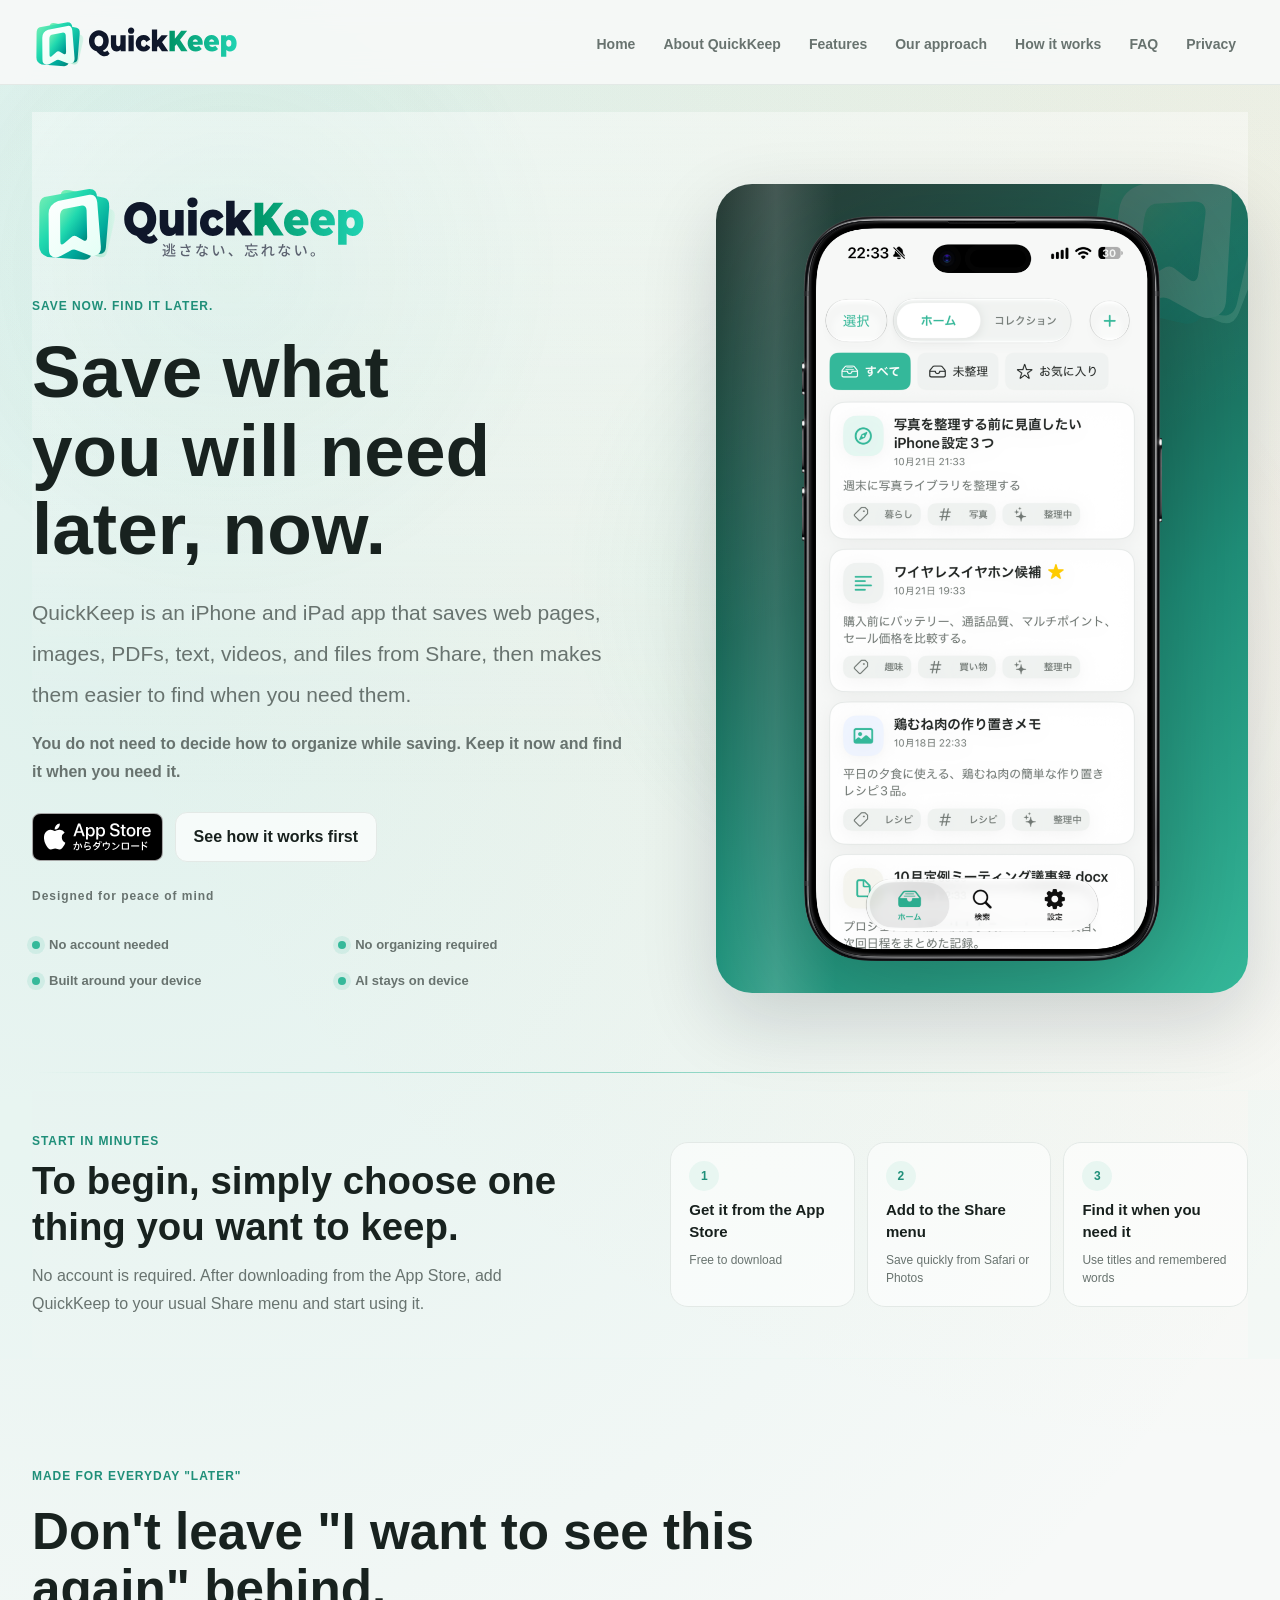
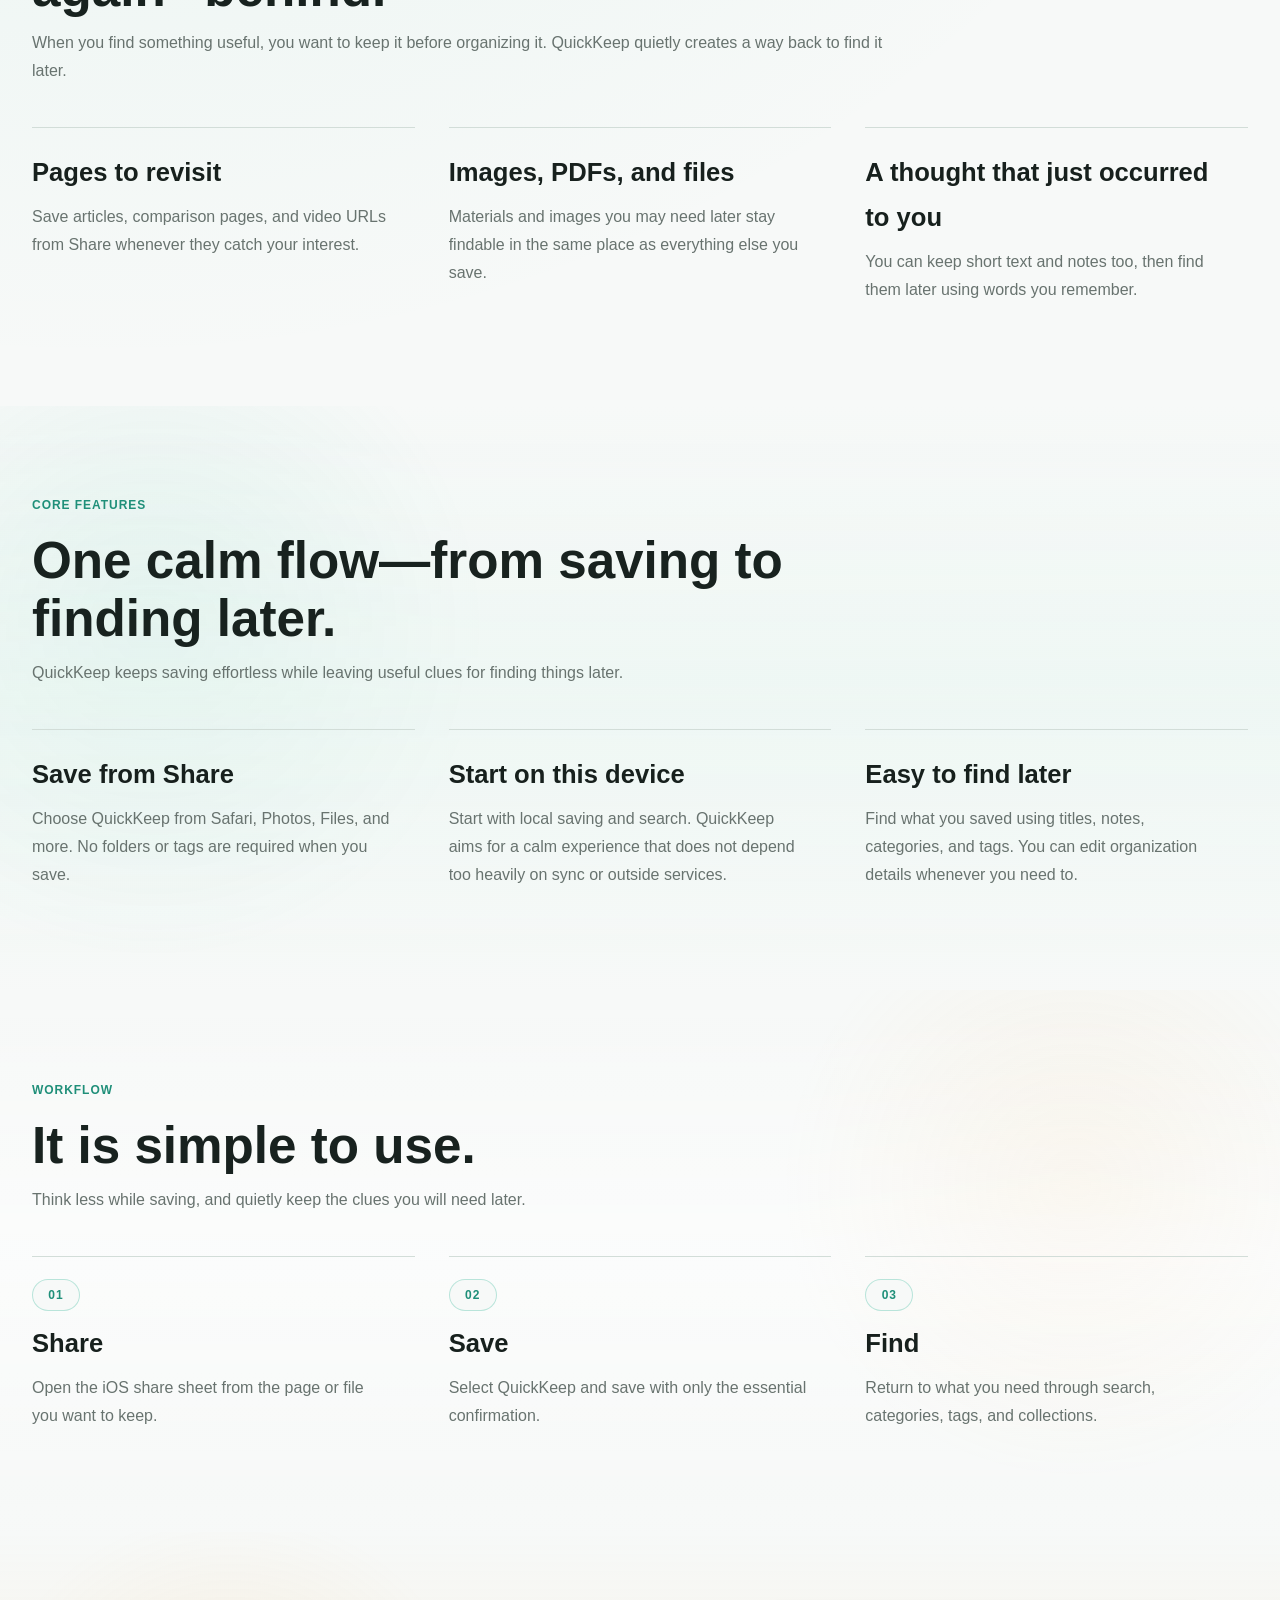
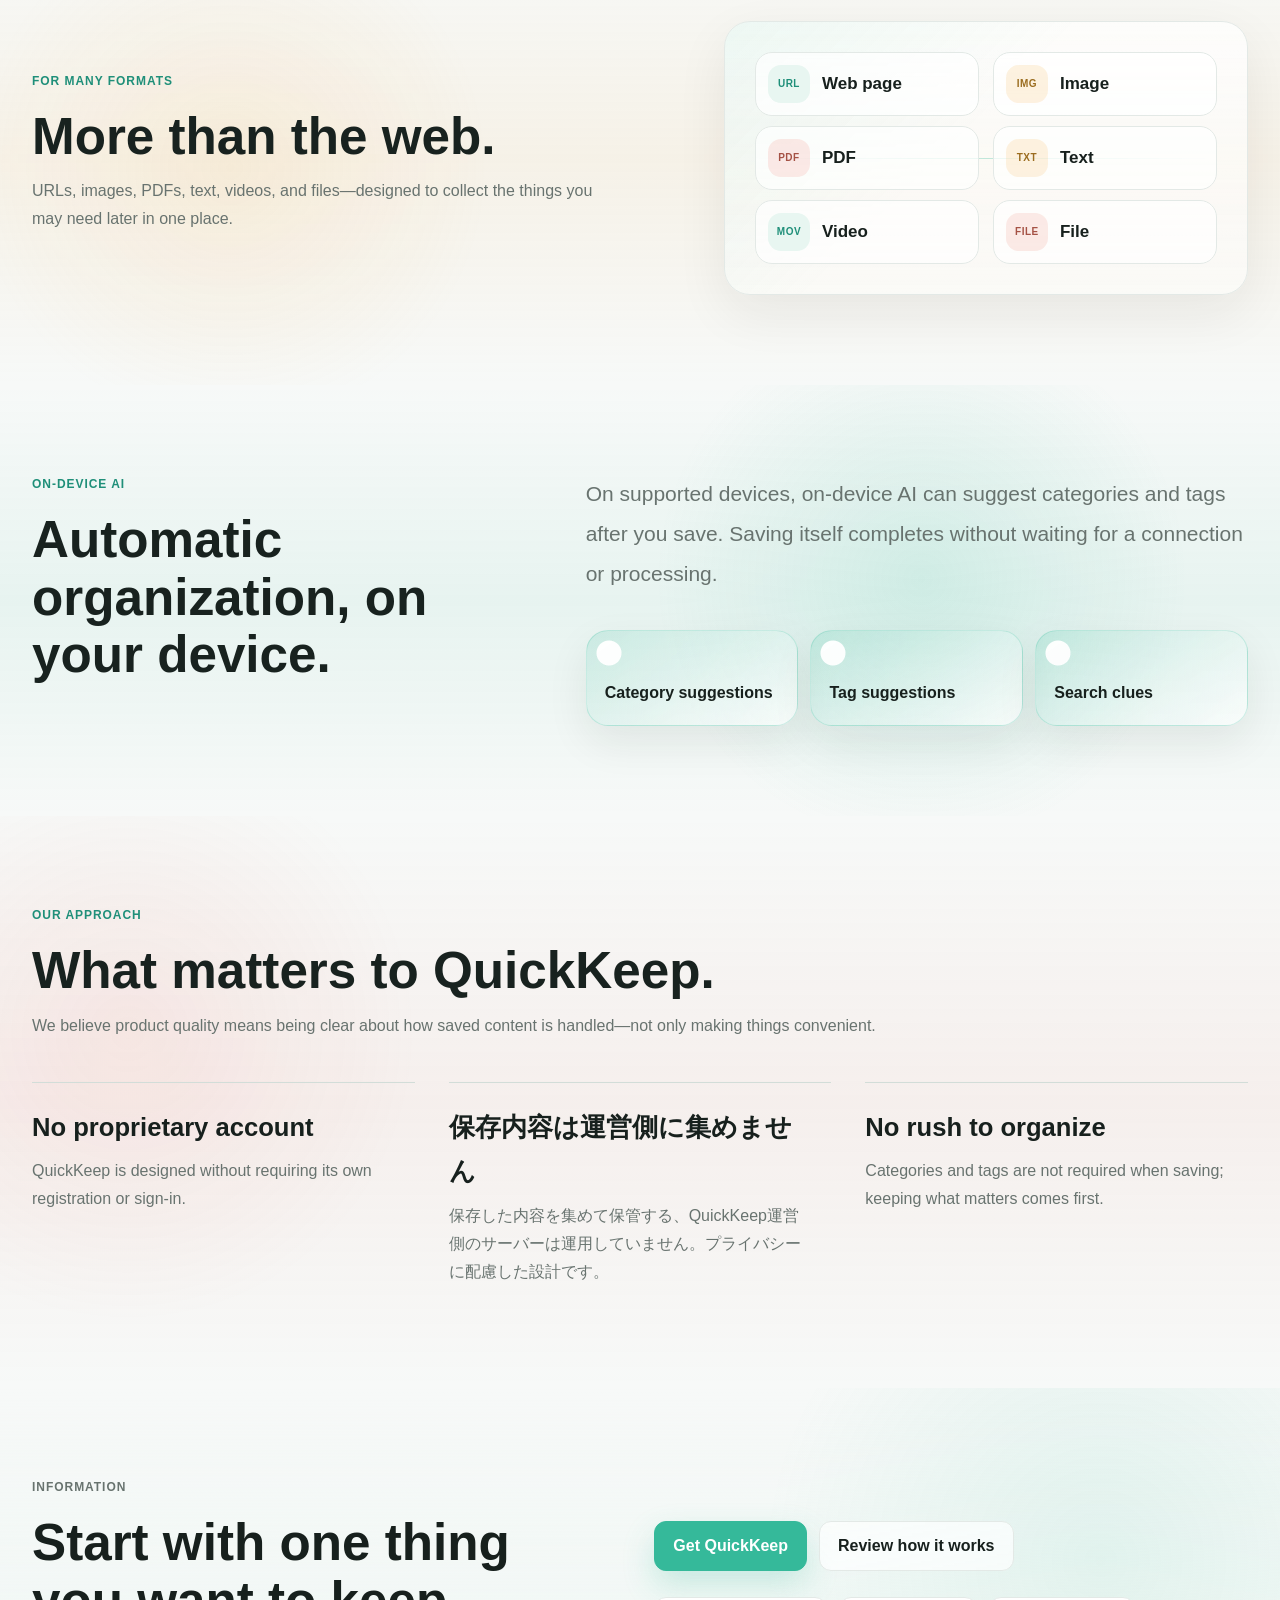
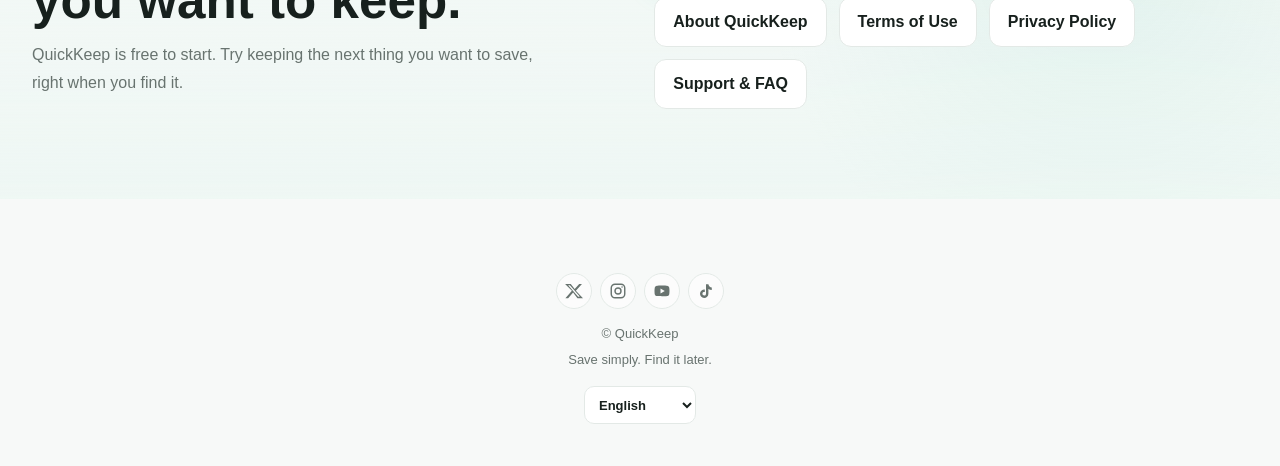
<file: index.html>
<!doctype html>
<html lang="ja">
<head>
  <meta charset="utf-8">
  <meta name="viewport" content="width=device-width, initial-scale=1">
  <meta name="google-site-verification" content="C9U7IjosDgKluSuNln_pezql-xdJJOfooeDd85m5L50">
  <title>QuickKeep｜Web・画像・PDFを共有から保存、あとで見つけるiPhone・iPadアプリ</title>
  <meta name="description" content="QuickKeepは、Webページ、画像、PDF、テキスト、動画、ファイルを共有からすばやく保存し、あとで必要なものを見つけやすくするiPhone・iPadアプリです。">
  <link rel="canonical" href="https://shirokumalab.github.io/quickkeep-web/">
  <meta name="apple-itunes-app" content="app-id=6824805554">
  <meta name="theme-color" content="#35b99a">
  <meta property="og:locale" content="ja_JP">
  <meta property="og:type" content="website">
  <meta property="og:site_name" content="QuickKeep">
  <meta property="og:title" content="QuickKeep｜共有から保存、あとで見つける">
  <meta property="og:description" content="Webページ、画像、PDF、テキスト、動画、ファイルを共有から保存。必要なときに見つけやすくするiPhone・iPadアプリです。">
  <meta property="og:url" content="https://shirokumalab.github.io/quickkeep-web/">
  <meta property="og:image" content="https://shirokumalab.github.io/quickkeep-web/assets/quickkeep-home.png">
  <meta property="og:image:alt" content="保存済みアイテムを一覧表示するQuickKeepのホーム画面">
  <meta name="twitter:card" content="summary_large_image">
  <meta name="twitter:title" content="QuickKeep｜共有から保存、あとで見つける">
  <meta name="twitter:description" content="Webページ、画像、PDF、テキスト、動画、ファイルを共有から保存。必要なときに見つけやすくするiPhone・iPadアプリです。">
  <meta name="twitter:image" content="https://shirokumalab.github.io/quickkeep-web/assets/quickkeep-home.png">
  <meta name="twitter:image:alt" content="保存済みアイテムを一覧表示するQuickKeepのホーム画面">
  <link rel="icon" type="image/svg+xml" href="./assets/brand/app-icon.svg?v=2">
  <link rel="stylesheet" href="./assets/site.css?v=20261030-0005">
  <script type="application/ld+json">
    {
      "@context": "https://schema.org",
      "@graph": [
        {
          "@type": "WebSite",
          "@id": "https://shirokumalab.github.io/quickkeep-web/#website",
          "name": "QuickKeep",
          "url": "https://shirokumalab.github.io/quickkeep-web/",
          "inLanguage": "ja-JP"
        },
        {
          "@type": "SoftwareApplication",
          "@id": "https://shirokumalab.github.io/quickkeep-web/#app",
          "name": "QuickKeep",
          "applicationCategory": "ProductivityApplication",
          "operatingSystem": "iOS",
          "description": "Webページ、画像、PDF、テキスト、動画、ファイルを共有から保存し、あとで見つけやすくするiPhone・iPadアプリです。",
          "downloadUrl": "https://apps.apple.com/app/id6824805554",
          "url": "https://shirokumalab.github.io/quickkeep-web/",
          "screenshot": "https://shirokumalab.github.io/quickkeep-web/assets/quickkeep-home.png",
          "featureList": ["共有から保存", "キーワード検索", "カテゴリ・タグ・コレクションでの整理", "端末内AIによる整理補助"]
        }
      ]
    }
  </script>
</head>
<body class="home-page" id="top">
  <header class="site-header">
    <a class="brand" href="./" aria-label="QuickKeep ホーム">
      <img class="brand-logo" src="./assets/brand/logo-horizontal.svg" alt="QuickKeep">
    </a>
    <nav class="site-nav" aria-label="QuickKeep関連ページ">
      <a class="top-link" href="#top">トップへ</a>
      <a href="./about/">QuickKeepについて</a>
      <a href="#features">特徴</a>
      <a href="#policy">方針</a>
      <a href="./guide/">使い方</a>
      <a href="./support/">FAQ</a>
      <a href="./privacy/">プライバシー</a>
    </nav>
    <details class="mobile-nav">
      <summary aria-label="メニュー"><img src="./assets/icons/menu.svg" alt="" aria-hidden="true"></summary>
      <nav aria-label="QuickKeep関連ページ（スマートフォン）">
        <a href="#top">トップへ</a>
        <a href="./about/">QuickKeepについて</a>
        <a href="#features">特徴</a>
        <a href="#policy">方針</a>
        <a href="./guide/">使い方</a>
        <a href="./support/">FAQ</a>
        <a href="./privacy/">プライバシー</a>
      </nav>
    </details>
  </header>

  <main>
    <section class="hero" aria-labelledby="hero-title">
      <div class="hero-copy">
        <picture class="hero-logo-wrap">
          <source srcset="./assets/brand/logo-horizontal-tagline-dark.svg" media="(prefers-color-scheme: dark)">
          <img class="hero-logo" src="./assets/brand/logo-horizontal-tagline.svg" alt="QuickKeep - Save now. Find it later.">
        </picture>
        <p class="eyebrow">Save now. Find it later.</p>
        <h1 id="hero-title">あとで必要になるものを、今すぐ保存。</h1>
        <p class="lead">QuickKeepは、Webページ、画像、PDF、テキスト、動画、ファイルを共有からすばやく保存し、必要なときに見つけやすくするiPhone・iPadアプリです。</p>
        <p class="hero-supporting">保存時に整理を決めなくても大丈夫。まず残して、必要になったときに探せます。</p>
        <div class="hero-actions">
          <a class="app-store-badge" href="https://apps.apple.com/app/id6824805554" target="_blank" rel="noopener noreferrer">
            <img src="./assets/download-on-the-app-store-ja.svg" alt="App Storeからダウンロード">
          </a>
          <a class="button secondary" href="./guide/">まず使い方を見る</a>
        </div>
        <div class="hero-trust">
          <p class="hero-trust-heading">安心して使える設計</p>
          <div class="hero-meta" aria-label="QuickKeepの方針">
            <span>アカウント不要</span>
            <span>整理入力なし</span>
            <span>ローカル中心</span>
            <span>AIは端末内</span>
          </div>
        </div>
      </div>

      <div class="hero-visual" aria-label="QuickKeepのホーム画面イメージ">
        <div class="visual-stage">
          <img class="stage-icon" src="./assets/brand/logo-icon.svg" alt="" aria-hidden="true">
          <img class="app-screenshot" src="./assets/quickkeep-home.png" alt="QuickKeepのホーム画面。保存済みのアイテム一覧、検索、設定を表示しています。">
        </div>
      </div>
    </section>

    <section class="app-store-strip" aria-labelledby="start-title">
      <div>
        <p class="eyebrow">Start in minutes</p>
        <h2 id="start-title">最初にすることは、残したいものをひとつ選ぶだけ。</h2>
        <p>アカウント登録は不要です。App Storeから入手したら、いつもの共有メニューにQuickKeepを追加して使い始められます。</p>
      </div>
      <ol class="start-steps">
        <li><span>1</span><strong>App Storeから入手</strong><small>無料でダウンロード</small></li>
        <li><span>2</span><strong>共有メニューに追加</strong><small>Safariや写真からすぐ保存</small></li>
        <li><span>3</span><strong>必要なときに探す</strong><small>タイトルや言葉を手がかりに</small></li>
      </ol>
    </section>

    <section class="content-section usecase-section" aria-labelledby="usecase-title">
      <div class="section-heading">
        <p class="eyebrow">Made for everyday “later”</p>
        <h2 id="usecase-title">「また見たい」を、置き去りにしない。</h2>
        <p>情報を見つけた瞬間は、整理するより先に残したいもの。QuickKeepは、あとで探すための入口を静かに作ります。</p>
      </div>
      <div class="usecase-grid">
        <article>
          <h3>読み返したいページ</h3>
          <p>記事、比較ページ、動画のURLを、気になったタイミングで共有から保存できます。</p>
        </article>
        <article>
          <h3>画像・PDF・ファイル</h3>
          <p>あとで必要になりそうな資料や画像も、ほかの保存物と同じ場所で見つけられます。</p>
        </article>
        <article>
          <h3>ふと思いついたこと</h3>
          <p>短いテキストやメモも残せます。覚えている言葉から、あとで探し直せます。</p>
        </article>
      </div>
    </section>

    <section class="feature-band" id="features" aria-labelledby="features-title">
      <div class="section-heading">
        <p class="eyebrow">Core Features</p>
        <h2 id="features-title">保存からあとで探すまでを、ひとつの流れに。</h2>
        <p>QuickKeepは、保存の手間を増やさず、あとで探すための手がかりを残すことを重視しています。</p>
      </div>
      <div class="feature-grid">
        <article class="feature">
          <h3>共有から保存</h3>
          <p>Safari、写真、ファイルなどからQuickKeepを選ぶだけ。保存時にフォルダやタグを決める必要はありません。</p>
        </article>
        <article class="feature">
          <h3>このデバイスから始める</h3>
          <p>まずはローカル保存と検索を中心に。同期や外部サービスに頼りすぎない、落ち着いた保存体験を目指します。</p>
        </article>
        <article class="feature">
          <h3>あとで探しやすく</h3>
          <p>タイトル、メモ、カテゴリ、タグを手がかりに、保存したものを探せます。必要に応じて整理情報も編集できます。</p>
        </article>
      </div>
    </section>

    <section class="content-section process-section" aria-labelledby="process-title">
      <div class="section-heading">
        <p class="eyebrow">Workflow</p>
        <h2 id="process-title">使い方はシンプルです。</h2>
        <p>保存時に考えることを減らし、あとで探すための手がかりを静かに残します。</p>
      </div>
      <div class="process-grid">
        <article>
          <span>01</span>
          <h3>共有する</h3>
          <p>残したいページやファイルから、iOSの共有シートを開きます。</p>
        </article>
        <article>
          <span>02</span>
          <h3>保存する</h3>
          <p>QuickKeepを選ぶと、最低限の確認だけで保存できます。</p>
        </article>
        <article>
          <span>03</span>
          <h3>探す</h3>
          <p>検索、カテゴリ、タグ、コレクションを手がかりに必要なものへ戻れます。</p>
        </article>
      </div>
    </section>

    <section class="content-section split" aria-labelledby="materials-title">
      <div>
        <p class="eyebrow">For many formats</p>
        <h2 id="materials-title">Webだけじゃない。</h2>
        <p>URL、画像、PDF、テキスト、動画、ファイル。あとで必要になりそうなものを、ひとつの場所に集められるように設計しています。</p>
      </div>
      <div class="format-showcase" aria-label="保存形式の例">
        <div class="format-source">
          <span data-mark="URL">Webページ</span>
          <span data-mark="IMG">画像</span>
          <span data-mark="PDF">PDF</span>
          <span data-mark="TXT">テキスト</span>
          <span data-mark="MOV">動画</span>
          <span data-mark="FILE">ファイル</span>
        </div>
      </div>
    </section>

    <section class="content-section ai-section" aria-labelledby="ai-title">
      <div>
        <p class="eyebrow">On-device AI</p>
        <h2 id="ai-title">自動判別は端末内で。</h2>
      </div>
      <div class="ai-layout">
        <p>対応端末では、保存後に端末内AIが内容を見て、カテゴリやタグの候補を提案します。保存そのものは通信や処理を待たずに完了します。</p>
        <div class="ai-points" aria-label="端末内AIの補助内容">
          <span>カテゴリ候補</span>
          <span>タグ候補</span>
          <span>検索の手がかり</span>
        </div>
      </div>
    </section>

    <section class="content-section assurance-section" id="policy" aria-labelledby="policy-title">
      <div class="section-heading">
        <p class="eyebrow">Policy</p>
        <h2 id="policy-title">QuickKeepが大切にしていること。</h2>
        <p>便利さだけでなく、保存した内容をどう扱うかを明確にすることも、製品の品質だと考えています。</p>
      </div>
      <div class="assurance-grid">
        <article>
          <h3>独自アカウントを作りません</h3>
          <p>QuickKeep専用の会員登録やログインを前提にしない設計です。</p>
        </article>
        <article>
          <h3>保存内容は運営側に集めません</h3>
          <p>保存した内容を集めて保管する、QuickKeep運営側のサーバーは運用していません。プライバシーに配慮した設計です。</p>
        </article>
        <article>
          <h3>整理を急がせません</h3>
          <p>保存時のカテゴリ・タグ入力を必須にせず、まず残せる体験を優先します。</p>
        </article>
      </div>
    </section>

    <section class="content-section final-cta" id="info" aria-labelledby="info-title">
      <div>
        <p class="eyebrow">Information</p>
        <h2 id="info-title">まずは、残したいものをひとつ。</h2>
        <p>QuickKeepは無料で始められます。保存したい瞬間を、そのまま残してみてください。</p>
      </div>
      <div>
        <div class="hero-actions">
          <a class="button primary" href="https://apps.apple.com/app/id6824805554" target="_blank" rel="noopener noreferrer">QuickKeepを入手する</a>
          <a class="button secondary" href="./guide/">使い方を確認する</a>
        </div>
        <div class="link-row">
          <a href="./about/">QuickKeepについて</a>
          <a href="./terms/">利用規約</a>
          <a href="./privacy/">プライバシーポリシー</a>
          <a href="./support/">サポート・FAQ</a>
        </div>
      </div>
    </section>
  </main>

  <footer class="site-footer">
    <nav class="social-links" aria-label="QuickKeep公式SNS">
      <a href="https://x.com/quickkeep?s=11&amp;t=rEkj4eiouX-PEfQOQlY5pw" target="_blank" rel="noopener noreferrer" aria-label="X（新しいタブで開く）">
        <svg viewBox="0 0 24 24" aria-hidden="true"><path d="M18.9 2.5h3.7l-8.1 9.2 9.5 9.8h-7.4l-5.8-7.5-6.6 7.5H.5l8.7-9.9L.1 2.5h7.6l5.2 6.8 6-6.8Zm-1.3 17 2.1-.1L6.5 4.4H4.2l13.4 15.1Z"/></svg>
      </a>
      <a href="https://www.instagram.com/quickkeep_official?obrf=MXV3YnZwejdkeWVnbg%3D%3D&amp;utm_source=qr" target="_blank" rel="noopener noreferrer" aria-label="Instagram（新しいタブで開く）">
        <svg viewBox="0 0 24 24" aria-hidden="true"><rect x="3" y="3" width="18" height="18" rx="5"/><circle cx="12" cy="12" r="4"/><circle cx="17.4" cy="6.8" r="1" class="fill-dot"/></svg>
      </a>
      <a href="https://www.youtube.com/channel/UCdUnGJN0G3A14aTK3TZiDFA" target="_blank" rel="noopener noreferrer" aria-label="YouTube（新しいタブで開く）">
        <svg viewBox="0 0 24 24" aria-hidden="true"><path d="M21.6 7.2a2.8 2.8 0 0 0-2-2C17.8 4.7 12 4.7 12 4.7s-5.8 0-7.6.5a2.8 2.8 0 0 0-2 2C2 9 2 12 2 12s0 3 .4 4.8a2.8 2.8 0 0 0 2 2c1.8.5 7.6.5 7.6.5s5.8 0 7.6-.5a2.8 2.8 0 0 0 2-2C22 15 22 12 22 12s0-3-.4-4.8ZM10 15.4V8.6l5.7 3.4-5.7 3.4Z"/></svg>
      </a>
      <a href="https://www.tiktok.com/@quickkeep_official?_r=1&amp;_t=ZS-9Ad6eDVRes8" target="_blank" rel="noopener noreferrer" aria-label="TikTok（新しいタブで開く）">
        <svg viewBox="0 0 24 24" aria-hidden="true"><path d="M15.2 3c.5 2.5 2 4 4.5 4.4v3.2a8.4 8.4 0 0 1-4.5-1.4v6.4a5.6 5.6 0 1 1-4.8-5.5v3.3a2.4 2.4 0 1 0 1.6 2.2V3h3.2Z"/></svg>
      </a>
    </nav>
    <span>© QuickKeep</span>
    <span>あとで見つかる、かんたん保存。</span>
  </footer>
  <script src="./assets/i18n.js?v=20261030-0002" defer></script>
</body>
</html>
</file>
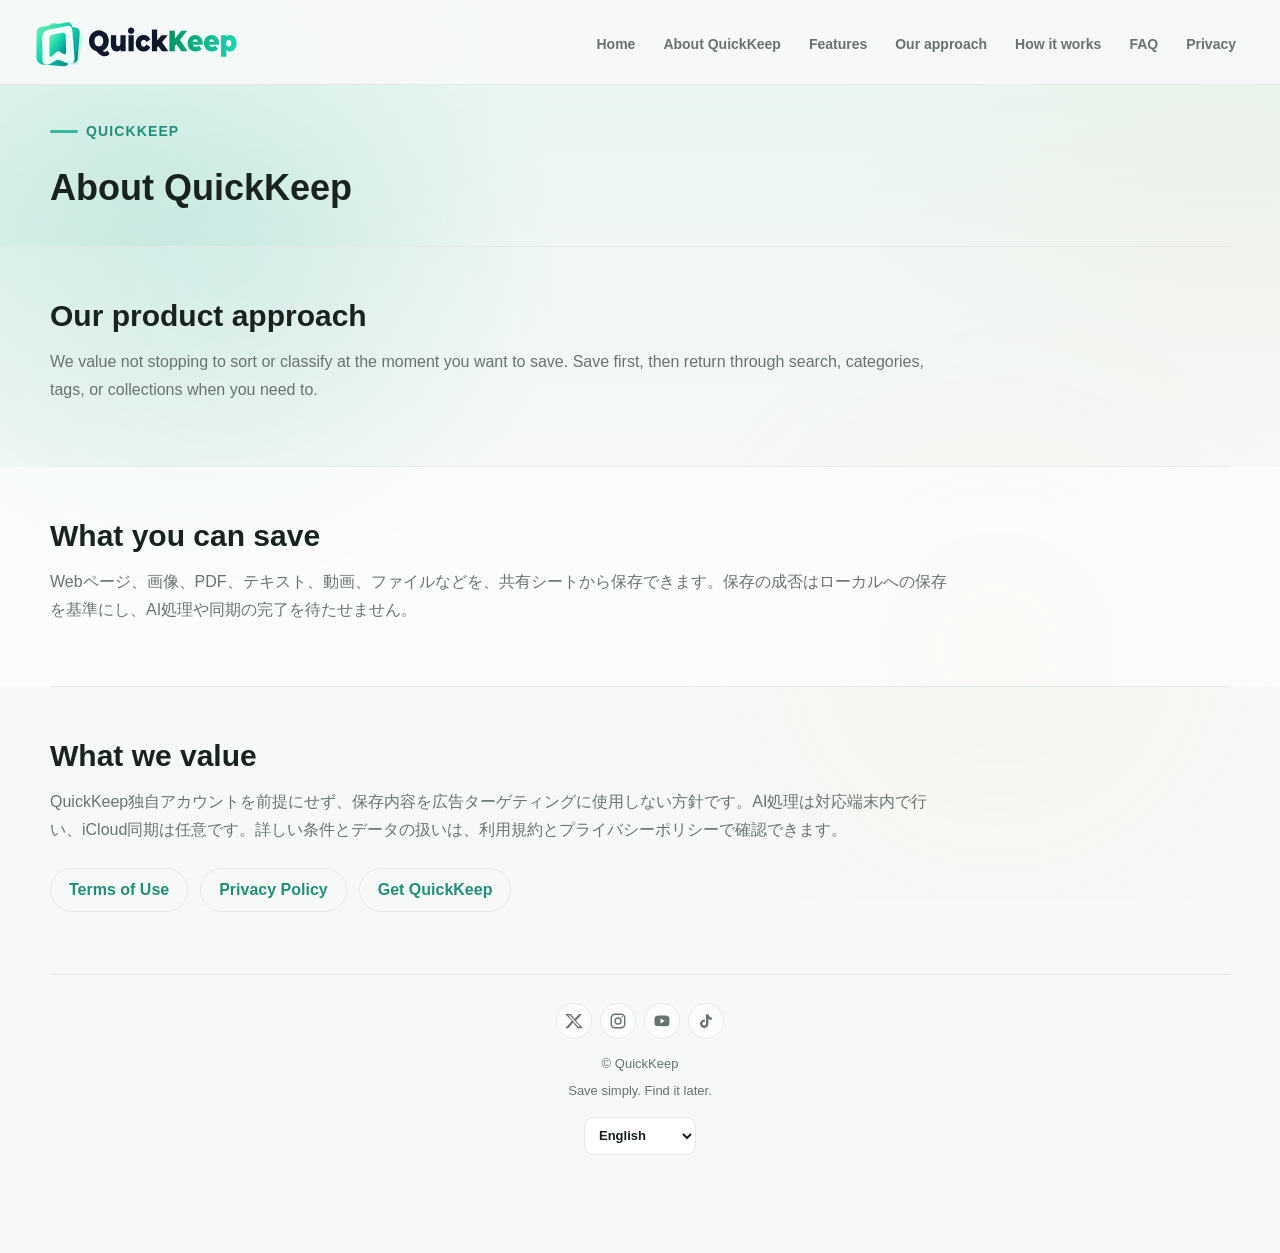
<file: about/index.html>
<!doctype html>
<html lang="ja">
<head>
  <meta charset="utf-8">
  <meta name="viewport" content="width=device-width, initial-scale=1">
  <title>QuickKeepについて | QuickKeep</title>
  <meta name="description" content="QuickKeepは、Webページ、画像、PDF、テキストなどを共有から保存し、あとで探しやすくするiOSアプリです。製品の考え方とデータの扱いを紹介します。">
  <meta name="theme-color" content="#35b99a">
  <link rel="icon" href="../assets/brand/app-icon.svg?v=2" type="image/svg+xml">
  <link rel="canonical" href="https://shirokumalab.github.io/quickkeep-web/about/">
  <meta property="og:locale" content="ja_JP">
  <meta property="og:type" content="website">
  <meta property="og:site_name" content="QuickKeep">
  <meta property="og:title" content="QuickKeepについて | QuickKeep">
  <meta property="og:description" content="保存からあとで探すまでを、ひとつの流れに。QuickKeepの製品方針を紹介します。">
  <meta property="og:url" content="https://shirokumalab.github.io/quickkeep-web/about/">
  <meta property="og:image" content="https://shirokumalab.github.io/quickkeep-web/assets/quickkeep-home.png">
  <meta property="og:image:alt" content="保存済みアイテムを一覧表示するQuickKeepのホーム画面">
  <meta name="twitter:card" content="summary_large_image">
  <meta name="twitter:title" content="QuickKeepについて | QuickKeep">
  <meta name="twitter:description" content="保存からあとで探すまでを、ひとつの流れに。QuickKeepの製品方針を紹介します。">
  <meta name="twitter:image" content="https://shirokumalab.github.io/quickkeep-web/assets/quickkeep-home.png">
  <meta name="twitter:image:alt" content="保存済みアイテムを一覧表示するQuickKeepのホーム画面">
  <link rel="stylesheet" href="../assets/site.css?v=20261030-0005">
</head>
<body class="sub-page">
  <header class="site-header">
    <a class="brand" href="../" aria-label="QuickKeep ホーム">
      <img class="brand-logo" src="../assets/brand/logo-horizontal.svg" alt="QuickKeep">
    </a>
    <nav class="site-nav" aria-label="QuickKeep関連ページ">
      <a class="top-link" href="../">トップへ</a>
      <a href="../about/">QuickKeepについて</a>
      <a href="../#features">特徴</a>
      <a href="../#policy">方針</a>
      <a href="../guide/">使い方</a>
      <a href="../support/">FAQ</a>
      <a href="../privacy/">プライバシー</a>
    </nav>
    <details class="mobile-nav">
      <summary aria-label="メニュー"><img src="../assets/icons/menu.svg" alt="" aria-hidden="true"></summary>
      <nav aria-label="QuickKeep関連ページ（スマートフォン）">
        <a href="../">トップへ</a>
        <a href="../about/">QuickKeepについて</a>
        <a href="../#features">特徴</a>
        <a href="../#policy">方針</a>
        <a href="../guide/">使い方</a>
        <a href="../support/">FAQ</a>
        <a href="../privacy/">プライバシー</a>
      </nav>
    </details>
  </header>
  <main>
    <header class="page-hero">
      <a class="back" href="../">QuickKeep</a>
      <h1>QuickKeepについて</h1>
    </header>

    <section>
      <h2>製品の考え方</h2>
      <p>保存したい瞬間に、整理や分類で手を止めないことを大切にしています。まず残し、必要なときに検索やカテゴリ、タグ、コレクションを手がかりに戻れる体験を目指します。</p>
    </section>

    <section>
      <h2>対応する保存対象</h2>
      <p>Webページ、画像、PDF、テキスト、動画、ファイルなどを、共有シートから保存できます。保存の成否はローカルへの保存を基準にし、AI処理や同期の完了を待たせません。</p>
    </section>

    <section>
      <h2>大切にしていること</h2>
      <p>QuickKeep独自アカウントを前提にせず、保存内容を広告ターゲティングに使用しない方針です。AI処理は対応端末内で行い、iCloud同期は任意です。詳しい条件とデータの扱いは、利用規約とプライバシーポリシーで確認できます。</p>
      <p class="page-links"><a href="../terms/">利用規約</a><a href="../privacy/">プライバシーポリシー</a><a href="https://apps.apple.com/app/id6824805554" target="_blank" rel="noopener noreferrer">QuickKeepを入手する</a></p>
    </section>

  <footer class="site-footer">
    <nav class="social-links" aria-label="QuickKeep公式SNS">
      <a href="https://x.com/quickkeep?s=11&amp;t=rEkj4eiouX-PEfQOQlY5pw" target="_blank" rel="noopener noreferrer" aria-label="X（新しいタブで開く）">
        <svg viewBox="0 0 24 24" aria-hidden="true"><path d="M18.9 2.5h3.7l-8.1 9.2 9.5 9.8h-7.4l-5.8-7.5-6.6 7.5H.5l8.7-9.9L.1 2.5h7.6l5.2 6.8 6-6.8Zm-1.3 17 2.1-.1L6.5 4.4H4.2l13.4 15.1Z"/></svg>
      </a>
      <a href="https://www.instagram.com/quickkeep_official?obrf=MXV3YnZwejdkeWVnbg%3D%3D&amp;utm_source=qr" target="_blank" rel="noopener noreferrer" aria-label="Instagram（新しいタブで開く）">
        <svg viewBox="0 0 24 24" aria-hidden="true"><rect x="3" y="3" width="18" height="18" rx="5"/><circle cx="12" cy="12" r="4"/><circle cx="17.4" cy="6.8" r="1" class="fill-dot"/></svg>
      </a>
      <a href="https://www.youtube.com/channel/UCdUnGJN0G3A14aTK3TZiDFA" target="_blank" rel="noopener noreferrer" aria-label="YouTube（新しいタブで開く）">
        <svg viewBox="0 0 24 24" aria-hidden="true"><path d="M21.6 7.2a2.8 2.8 0 0 0-2-2C17.8 4.7 12 4.7 12 4.7s-5.8 0-7.6.5a2.8 2.8 0 0 0-2 2C2 9 2 12 2 12s0 3 .4 4.8a2.8 2.8 0 0 0 2 2c1.8.5 7.6.5 7.6.5s5.8 0 7.6-.5a2.8 2.8 0 0 0 2-2C22 15 22 12 22 12s0-3-.4-4.8ZM10 15.4V8.6l5.7 3.4-5.7 3.4Z"/></svg>
      </a>
      <a href="https://www.tiktok.com/@quickkeep_official?_r=1&amp;_t=ZS-9Ad6eDVRes8" target="_blank" rel="noopener noreferrer" aria-label="TikTok（新しいタブで開く）">
        <svg viewBox="0 0 24 24" aria-hidden="true"><path d="M15.2 3c.5 2.5 2 4 4.5 4.4v3.2a8.4 8.4 0 0 1-4.5-1.4v6.4a5.6 5.6 0 1 1-4.8-5.5v3.3a2.4 2.4 0 1 0 1.6 2.2V3h3.2Z"/></svg>
      </a>
    </nav>
    <span>© QuickKeep</span>
    <span>あとで見つかる、かんたん保存。</span>
  </footer>
  </main>
  <script src="../assets/i18n.js?v=20261030-0002" defer></script>
</body>
</html>
</file>
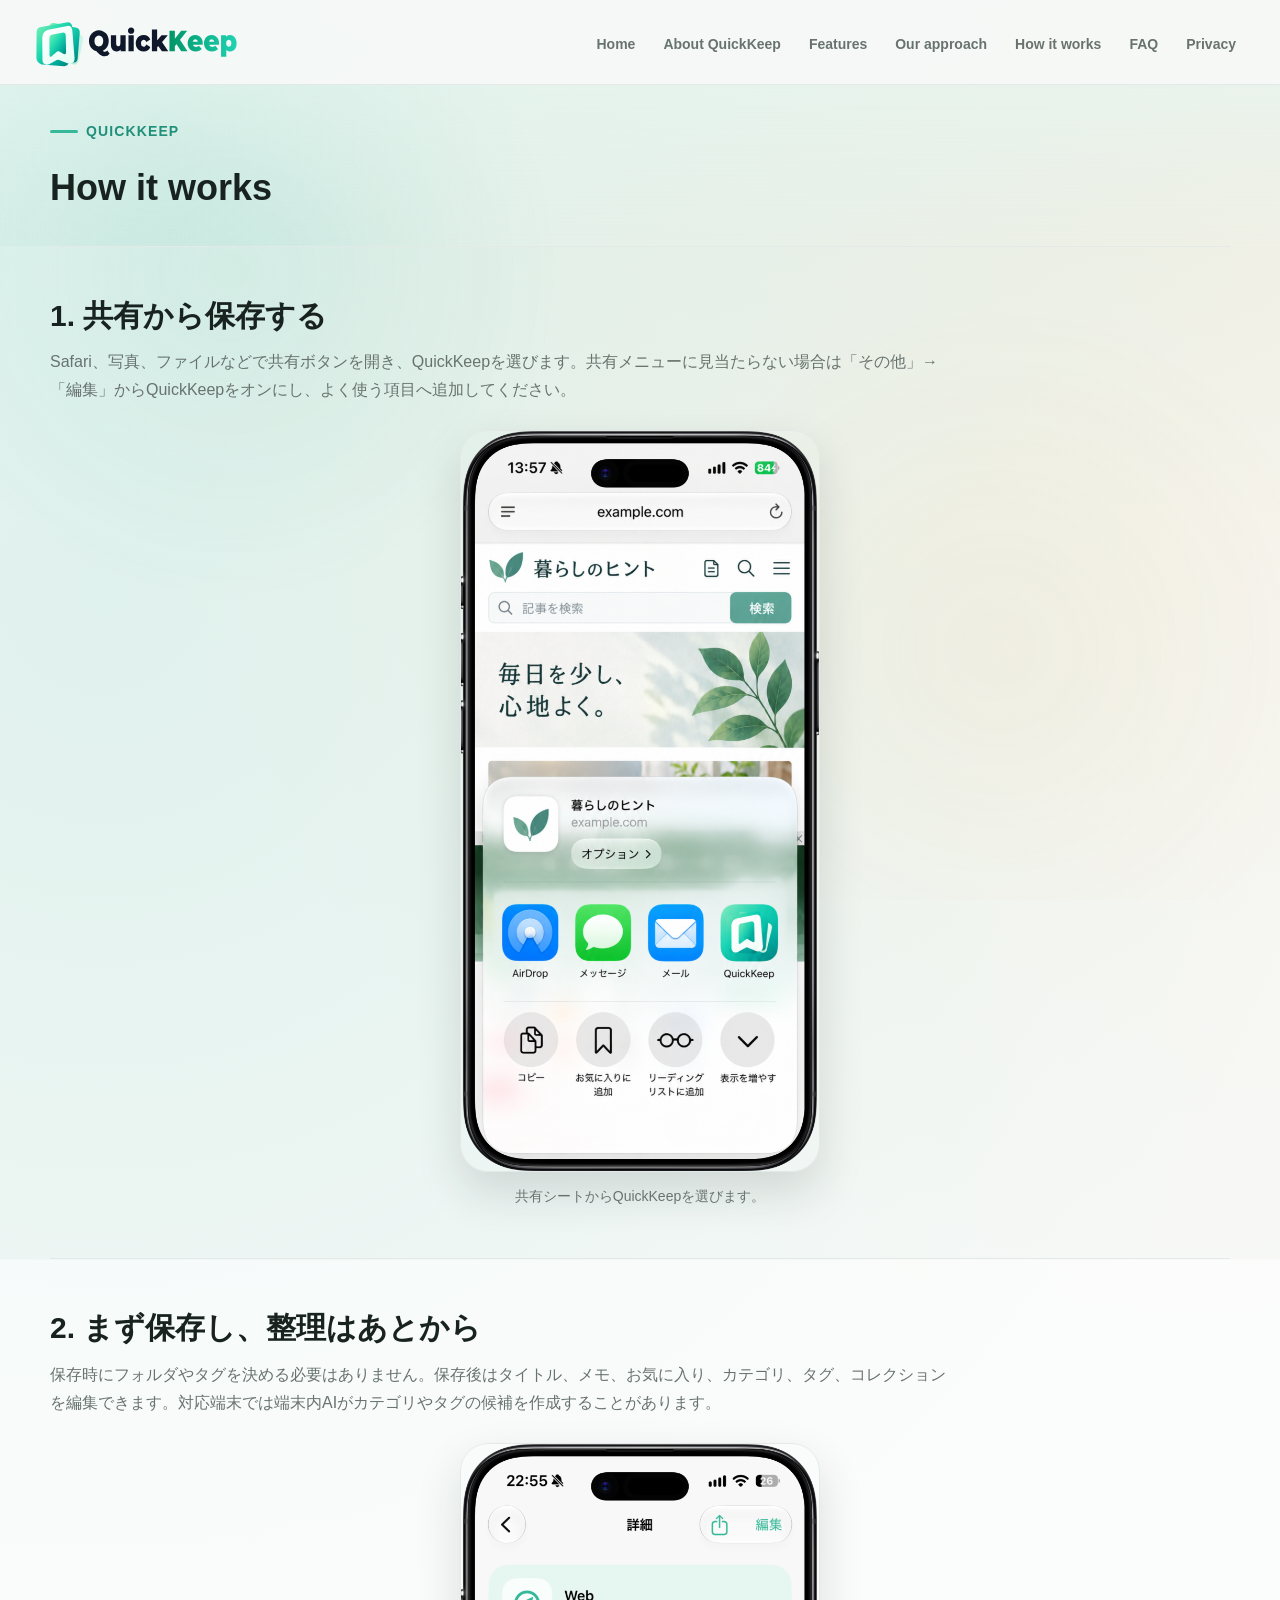
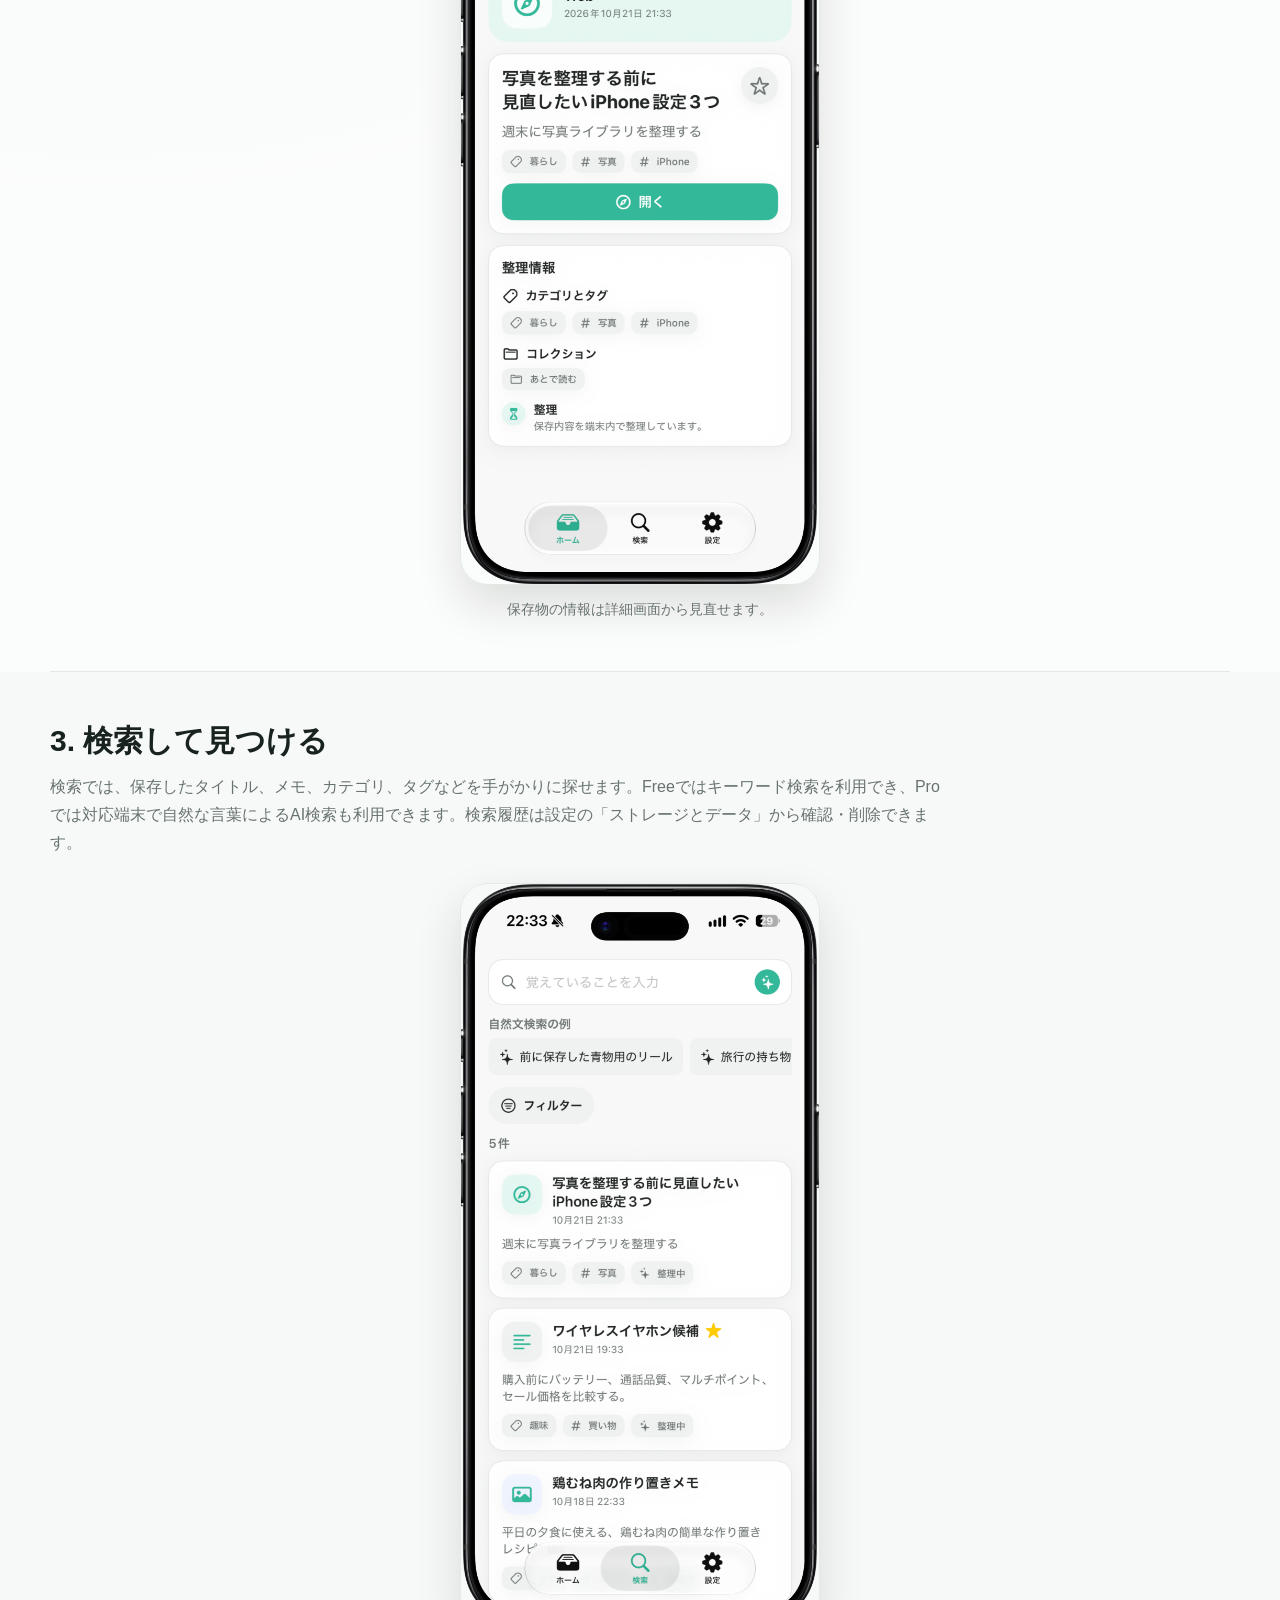
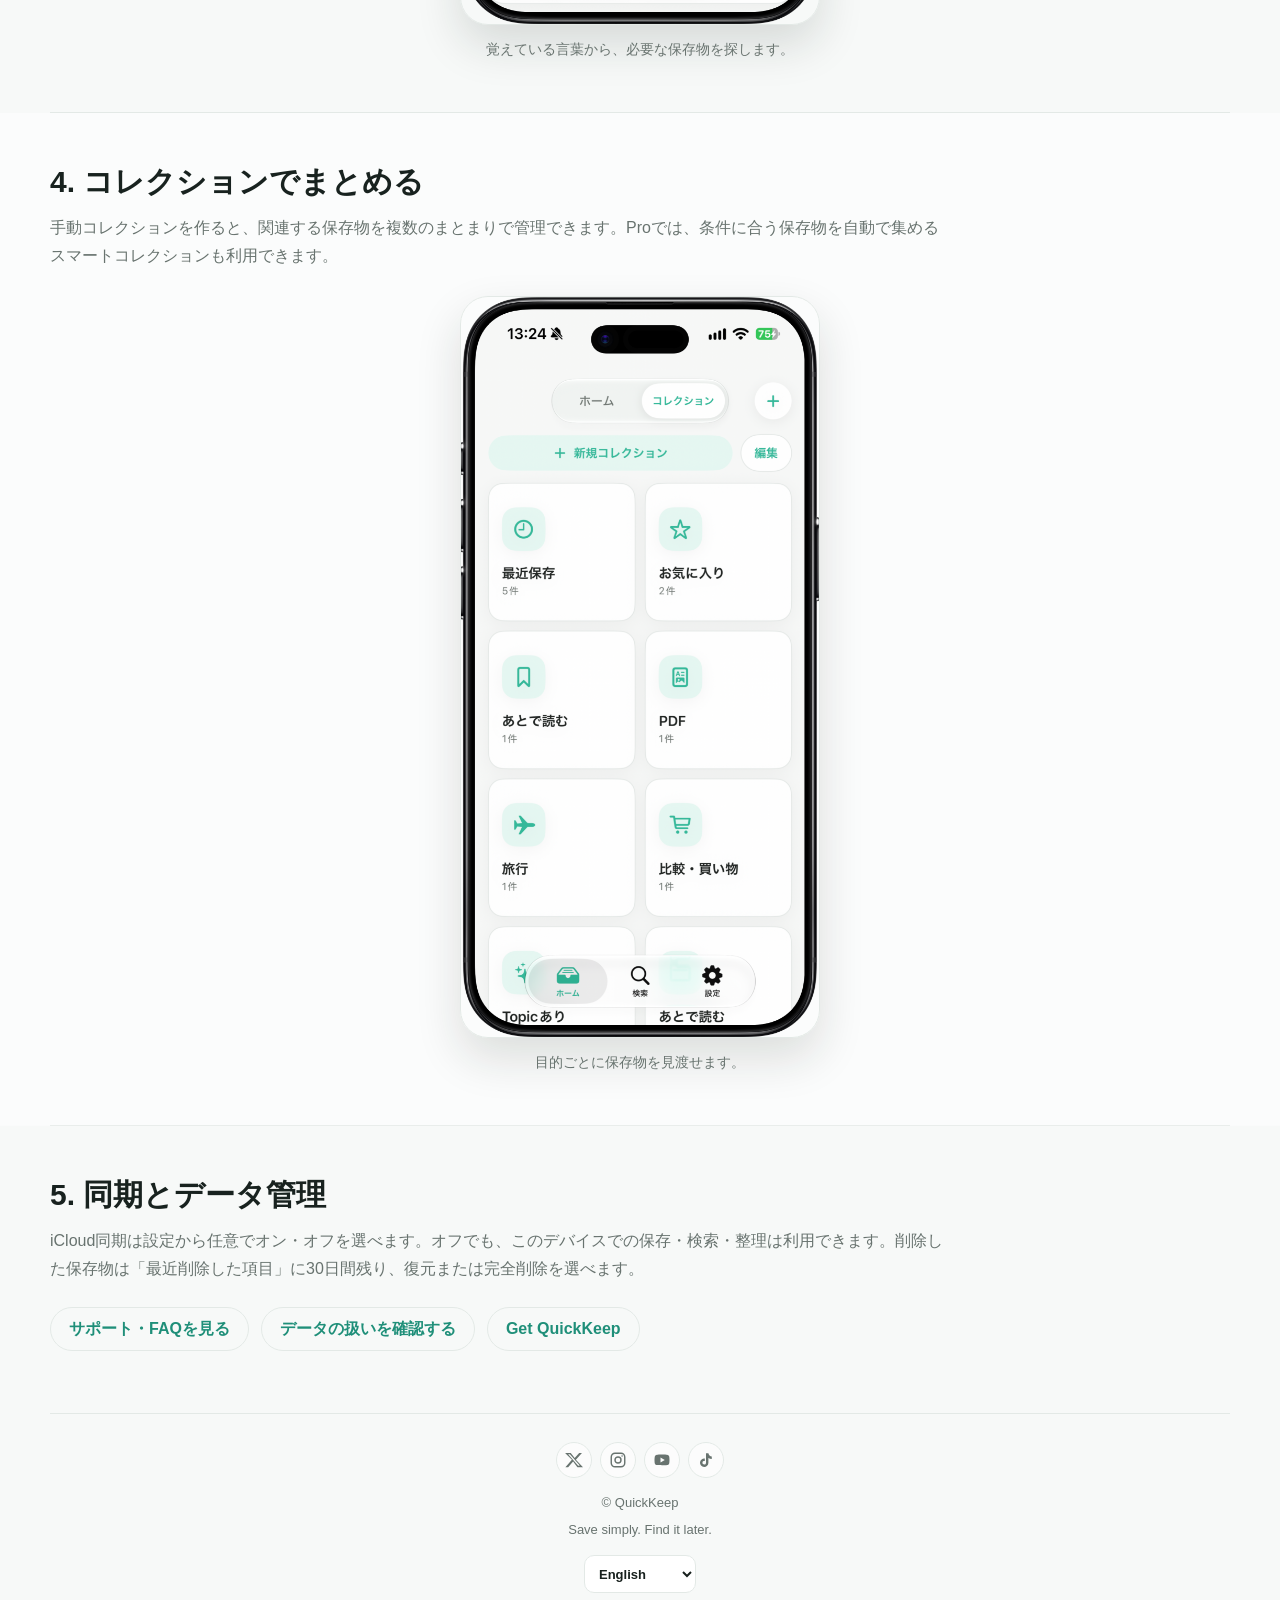
<file: guide/index.html>
<!doctype html>
<html lang="ja">
<head>
  <meta charset="utf-8">
  <meta name="viewport" content="width=device-width, initial-scale=1">
  <title>使い方 | QuickKeep</title>
  <meta name="description" content="QuickKeepでWebページ、画像、PDF、テキストなどを共有から保存し、検索・タグ・コレクションで見つけるまでの基本的な使い方を紹介します。">
  <meta name="theme-color" content="#35b99a">
  <link rel="icon" href="../assets/brand/app-icon.svg?v=2" type="image/svg+xml">
  <link rel="canonical" href="https://shirokumalab.github.io/quickkeep-web/guide/">
  <meta property="og:locale" content="ja_JP">
  <meta property="og:type" content="website">
  <meta property="og:site_name" content="QuickKeep">
  <meta property="og:title" content="使い方 | QuickKeep">
  <meta property="og:description" content="共有から保存、検索、コレクションでの整理まで、QuickKeepの基本操作を紹介します。">
  <meta property="og:url" content="https://shirokumalab.github.io/quickkeep-web/guide/">
  <meta property="og:image" content="https://shirokumalab.github.io/quickkeep-web/assets/quickkeep-home.png">
  <meta property="og:image:alt" content="保存済みアイテムを一覧表示するQuickKeepのホーム画面">
  <meta name="twitter:card" content="summary_large_image">
  <meta name="twitter:title" content="使い方 | QuickKeep">
  <meta name="twitter:description" content="共有から保存、検索、コレクションでの整理まで、QuickKeepの基本操作を紹介します。">
  <meta name="twitter:image" content="https://shirokumalab.github.io/quickkeep-web/assets/quickkeep-home.png">
  <meta name="twitter:image:alt" content="保存済みアイテムを一覧表示するQuickKeepのホーム画面">
  <link rel="stylesheet" href="../assets/site.css?v=20261030-0005">
</head>
<body class="sub-page">
  <header class="site-header">
    <a class="brand" href="../" aria-label="QuickKeep ホーム">
      <img class="brand-logo" src="../assets/brand/logo-horizontal.svg" alt="QuickKeep">
    </a>
    <nav class="site-nav" aria-label="QuickKeep関連ページ">
      <a class="top-link" href="../">トップへ</a>
      <a href="../about/">QuickKeepについて</a>
      <a href="../#features">特徴</a>
      <a href="../#policy">方針</a>
      <a href="../guide/">使い方</a>
      <a href="../support/">FAQ</a>
      <a href="../privacy/">プライバシー</a>
    </nav>
    <details class="mobile-nav">
      <summary aria-label="メニュー"><img src="../assets/icons/menu.svg" alt="" aria-hidden="true"></summary>
      <nav aria-label="QuickKeep関連ページ（スマートフォン）">
        <a href="../">トップへ</a>
        <a href="../about/">QuickKeepについて</a>
        <a href="../#features">特徴</a>
        <a href="../#policy">方針</a>
        <a href="../guide/">使い方</a>
        <a href="../support/">FAQ</a>
        <a href="../privacy/">プライバシー</a>
      </nav>
    </details>
  </header>
  <main>
    <header class="page-hero">
      <a class="back" href="../">QuickKeep</a>
      <h1>使い方</h1>
    </header>

    <section>
      <h2>1. 共有から保存する</h2>
      <p>Safari、写真、ファイルなどで共有ボタンを開き、QuickKeepを選びます。共有メニューに見当たらない場合は「その他」→「編集」からQuickKeepをオンにし、よく使う項目へ追加してください。</p>
      <figure class="screen-figure"><img src="../assets/quickkeep-share.png" alt="iOSの共有シートでQuickKeepを選ぶ画面"><figcaption>共有シートからQuickKeepを選びます。</figcaption></figure>
    </section>

    <section>
      <h2>2. まず保存し、整理はあとから</h2>
      <p>保存時にフォルダやタグを決める必要はありません。保存後はタイトル、メモ、お気に入り、カテゴリ、タグ、コレクションを編集できます。対応端末では端末内AIがカテゴリやタグの候補を作成することがあります。</p>
      <figure class="screen-figure"><img src="../assets/quickkeep-detail.png" alt="QuickKeepで保存した項目の詳細を確認・編集する画面"><figcaption>保存物の情報は詳細画面から見直せます。</figcaption></figure>
    </section>

    <section>
      <h2>3. 検索して見つける</h2>
      <p>検索では、保存したタイトル、メモ、カテゴリ、タグなどを手がかりに探せます。Freeではキーワード検索を利用でき、Proでは対応端末で自然な言葉によるAI検索も利用できます。検索履歴は設定の「ストレージとデータ」から確認・削除できます。</p>
      <figure class="screen-figure"><img src="../assets/quickkeep-search.png" alt="QuickKeepの検索画面"><figcaption>覚えている言葉から、必要な保存物を探します。</figcaption></figure>
    </section>

    <section>
      <h2>4. コレクションでまとめる</h2>
      <p>手動コレクションを作ると、関連する保存物を複数のまとまりで管理できます。Proでは、条件に合う保存物を自動で集めるスマートコレクションも利用できます。</p>
      <figure class="screen-figure"><img src="../assets/quickkeep-collections.png" alt="QuickKeepのコレクション画面"><figcaption>目的ごとに保存物を見渡せます。</figcaption></figure>
    </section>

    <section>
      <h2>5. 同期とデータ管理</h2>
      <p>iCloud同期は設定から任意でオン・オフを選べます。オフでも、このデバイスでの保存・検索・整理は利用できます。削除した保存物は「最近削除した項目」に30日間残り、復元または完全削除を選べます。</p>
      <p class="page-links"><a href="../support/">サポート・FAQを見る</a><a href="../privacy/">データの扱いを確認する</a><a href="https://apps.apple.com/app/id6824805554" target="_blank" rel="noopener noreferrer">QuickKeepを入手する</a></p>
    </section>

  <footer class="site-footer">
    <nav class="social-links" aria-label="QuickKeep公式SNS">
      <a href="https://x.com/quickkeep?s=11&amp;t=rEkj4eiouX-PEfQOQlY5pw" target="_blank" rel="noopener noreferrer" aria-label="X（新しいタブで開く）">
        <svg viewBox="0 0 24 24" aria-hidden="true"><path d="M18.9 2.5h3.7l-8.1 9.2 9.5 9.8h-7.4l-5.8-7.5-6.6 7.5H.5l8.7-9.9L.1 2.5h7.6l5.2 6.8 6-6.8Zm-1.3 17 2.1-.1L6.5 4.4H4.2l13.4 15.1Z"/></svg>
      </a>
      <a href="https://www.instagram.com/quickkeep_official?obrf=MXV3YnZwejdkeWVnbg%3D%3D&amp;utm_source=qr" target="_blank" rel="noopener noreferrer" aria-label="Instagram（新しいタブで開く）">
        <svg viewBox="0 0 24 24" aria-hidden="true"><rect x="3" y="3" width="18" height="18" rx="5"/><circle cx="12" cy="12" r="4"/><circle cx="17.4" cy="6.8" r="1" class="fill-dot"/></svg>
      </a>
      <a href="https://www.youtube.com/channel/UCdUnGJN0G3A14aTK3TZiDFA" target="_blank" rel="noopener noreferrer" aria-label="YouTube（新しいタブで開く）">
        <svg viewBox="0 0 24 24" aria-hidden="true"><path d="M21.6 7.2a2.8 2.8 0 0 0-2-2C17.8 4.7 12 4.7 12 4.7s-5.8 0-7.6.5a2.8 2.8 0 0 0-2 2C2 9 2 12 2 12s0 3 .4 4.8a2.8 2.8 0 0 0 2 2c1.8.5 7.6.5 7.6.5s5.8 0 7.6-.5a2.8 2.8 0 0 0 2-2C22 15 22 12 22 12s0-3-.4-4.8ZM10 15.4V8.6l5.7 3.4-5.7 3.4Z"/></svg>
      </a>
      <a href="https://www.tiktok.com/@quickkeep_official?_r=1&amp;_t=ZS-9Ad6eDVRes8" target="_blank" rel="noopener noreferrer" aria-label="TikTok（新しいタブで開く）">
        <svg viewBox="0 0 24 24" aria-hidden="true"><path d="M15.2 3c.5 2.5 2 4 4.5 4.4v3.2a8.4 8.4 0 0 1-4.5-1.4v6.4a5.6 5.6 0 1 1-4.8-5.5v3.3a2.4 2.4 0 1 0 1.6 2.2V3h3.2Z"/></svg>
      </a>
    </nav>
    <span>© QuickKeep</span>
    <span>あとで見つかる、かんたん保存。</span>
  </footer>
  </main>
  <script src="../assets/i18n.js?v=20261030-0002" defer></script>
</body>
</html>
</file>
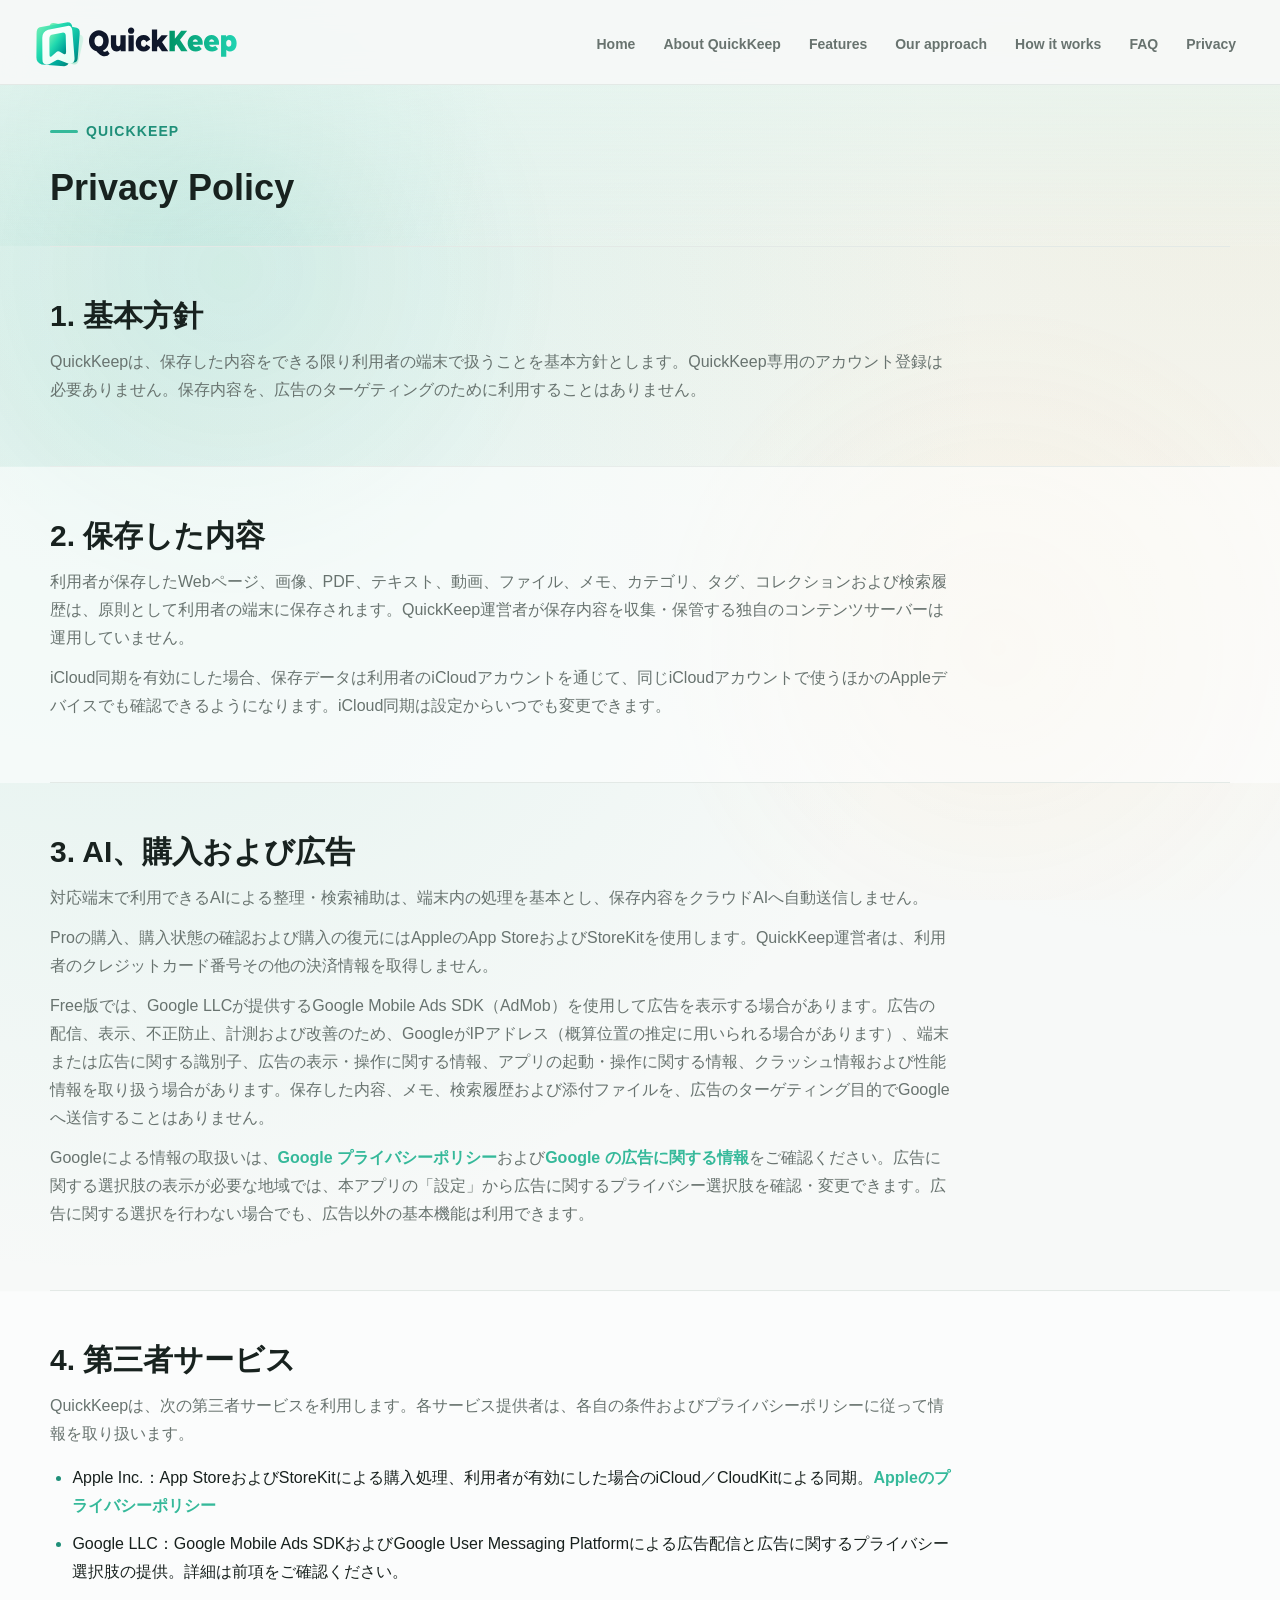
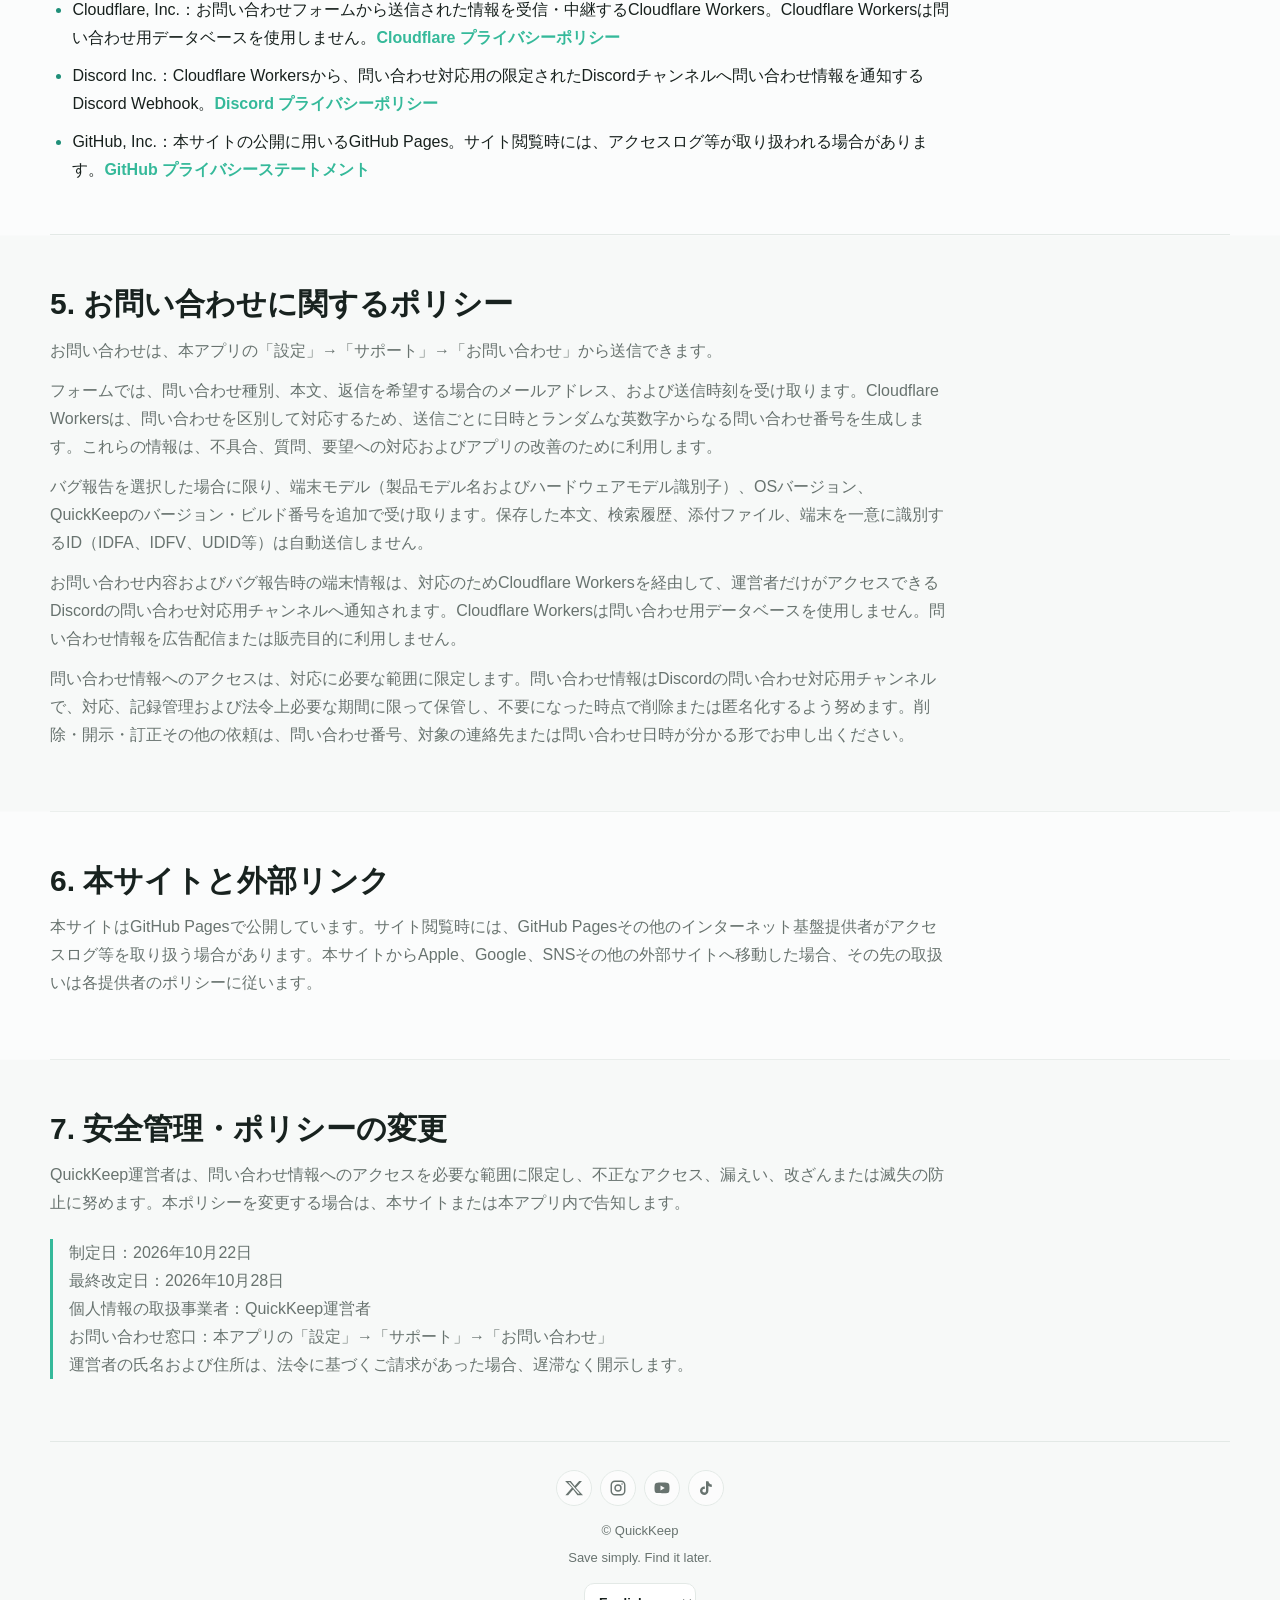
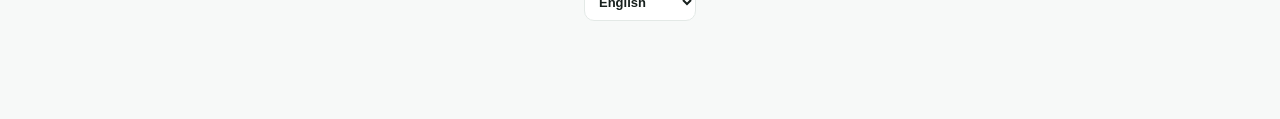
<file: privacy/index.html>
<!doctype html>
<html lang="ja">
<head>
  <meta charset="utf-8">
  <meta name="viewport" content="width=device-width, initial-scale=1">
  <title>プライバシーポリシー | QuickKeep</title>
  <meta name="description" content="QuickKeepにおける保存内容、iCloud同期、AI機能、広告、お問い合わせ情報および第三者サービスの情報の取扱いを説明するプライバシーポリシーです。">
  <meta name="theme-color" content="#35b99a">
  <link rel="icon" href="../assets/brand/app-icon.svg?v=2" type="image/svg+xml">
  <link rel="canonical" href="https://shirokumalab.github.io/quickkeep-web/privacy/">
  <meta property="og:locale" content="ja_JP">
  <meta property="og:type" content="website">
  <meta property="og:site_name" content="QuickKeep">
  <meta property="og:title" content="プライバシーポリシー | QuickKeep">
  <meta property="og:description" content="QuickKeepにおける情報の取扱いと第三者サービスについて説明します。">
  <meta property="og:url" content="https://shirokumalab.github.io/quickkeep-web/privacy/">
  <meta property="og:image" content="https://shirokumalab.github.io/quickkeep-web/assets/quickkeep-home.png">
  <meta property="og:image:alt" content="保存済みアイテムを一覧表示するQuickKeepのホーム画面">
  <meta name="twitter:card" content="summary_large_image">
  <meta name="twitter:title" content="プライバシーポリシー | QuickKeep">
  <meta name="twitter:description" content="QuickKeepにおける情報の取扱いと第三者サービスについて説明します。">
  <meta name="twitter:image" content="https://shirokumalab.github.io/quickkeep-web/assets/quickkeep-home.png">
  <meta name="twitter:image:alt" content="保存済みアイテムを一覧表示するQuickKeepのホーム画面">
  <link rel="stylesheet" href="../assets/site.css?v=20261030-0005">
</head>
<body class="sub-page">
  <header class="site-header">
    <a class="brand" href="../" aria-label="QuickKeep ホーム">
      <img class="brand-logo" src="../assets/brand/logo-horizontal.svg" alt="QuickKeep">
    </a>
    <nav class="site-nav" aria-label="QuickKeep関連ページ">
      <a class="top-link" href="../">トップへ</a>
      <a href="../about/">QuickKeepについて</a>
      <a href="../#features">特徴</a>
      <a href="../#policy">方針</a>
      <a href="../guide/">使い方</a>
      <a href="../support/">FAQ</a>
      <a href="../privacy/">プライバシー</a>
    </nav>
    <details class="mobile-nav">
      <summary aria-label="メニュー"><img src="../assets/icons/menu.svg" alt="" aria-hidden="true"></summary>
      <nav aria-label="QuickKeep関連ページ（スマートフォン）">
        <a href="../">トップへ</a>
        <a href="../about/">QuickKeepについて</a>
        <a href="../#features">特徴</a>
        <a href="../#policy">方針</a>
        <a href="../guide/">使い方</a>
        <a href="../support/">FAQ</a>
        <a href="../privacy/">プライバシー</a>
      </nav>
    </details>
  </header>
  <main>
    <header class="page-hero">
      <a class="back" href="../">QuickKeep</a>
      <h1>プライバシーポリシー</h1>
    </header>

    <section>
      <h2>1. 基本方針</h2>
      <p>QuickKeepは、保存した内容をできる限り利用者の端末で扱うことを基本方針とします。QuickKeep専用のアカウント登録は必要ありません。保存内容を、広告のターゲティングのために利用することはありません。</p>
    </section>

    <section>
      <h2>2. 保存した内容</h2>
      <p>利用者が保存したWebページ、画像、PDF、テキスト、動画、ファイル、メモ、カテゴリ、タグ、コレクションおよび検索履歴は、原則として利用者の端末に保存されます。QuickKeep運営者が保存内容を収集・保管する独自のコンテンツサーバーは運用していません。</p>
      <p>iCloud同期を有効にした場合、保存データは利用者のiCloudアカウントを通じて、同じiCloudアカウントで使うほかのAppleデバイスでも確認できるようになります。iCloud同期は設定からいつでも変更できます。</p>
    </section>

    <section>
      <h2>3. AI、購入および広告</h2>
      <p>対応端末で利用できるAIによる整理・検索補助は、端末内の処理を基本とし、保存内容をクラウドAIへ自動送信しません。</p>
      <p>Proの購入、購入状態の確認および購入の復元にはAppleのApp StoreおよびStoreKitを使用します。QuickKeep運営者は、利用者のクレジットカード番号その他の決済情報を取得しません。</p>
      <p>Free版では、Google LLCが提供するGoogle Mobile Ads SDK（AdMob）を使用して広告を表示する場合があります。広告の配信、表示、不正防止、計測および改善のため、GoogleがIPアドレス（概算位置の推定に用いられる場合があります）、端末または広告に関する識別子、広告の表示・操作に関する情報、アプリの起動・操作に関する情報、クラッシュ情報および性能情報を取り扱う場合があります。保存した内容、メモ、検索履歴および添付ファイルを、広告のターゲティング目的でGoogleへ送信することはありません。</p>
      <p>Googleによる情報の取扱いは、<a href="https://policies.google.com/privacy" target="_blank" rel="noopener noreferrer">Google プライバシーポリシー</a>および<a href="https://policies.google.com/technologies/ads" target="_blank" rel="noopener noreferrer">Google の広告に関する情報</a>をご確認ください。広告に関する選択肢の表示が必要な地域では、本アプリの「設定」から広告に関するプライバシー選択肢を確認・変更できます。広告に関する選択を行わない場合でも、広告以外の基本機能は利用できます。</p>
    </section>

    <section>
      <h2>4. 第三者サービス</h2>
      <p>QuickKeepは、次の第三者サービスを利用します。各サービス提供者は、各自の条件およびプライバシーポリシーに従って情報を取り扱います。</p>
      <ul class="legal-list">
        <li>Apple Inc.：App StoreおよびStoreKitによる購入処理、利用者が有効にした場合のiCloud／CloudKitによる同期。<a href="https://www.apple.com/legal/privacy/" target="_blank" rel="noopener noreferrer">Appleのプライバシーポリシー</a></li>
        <li>Google LLC：Google Mobile Ads SDKおよびGoogle User Messaging Platformによる広告配信と広告に関するプライバシー選択肢の提供。詳細は前項をご確認ください。</li>
        <li>Cloudflare, Inc.：お問い合わせフォームから送信された情報を受信・中継するCloudflare Workers。Cloudflare Workersは問い合わせ用データベースを使用しません。<a href="https://www.cloudflare.com/privacypolicy/" target="_blank" rel="noopener noreferrer">Cloudflare プライバシーポリシー</a></li>
        <li>Discord Inc.：Cloudflare Workersから、問い合わせ対応用の限定されたDiscordチャンネルへ問い合わせ情報を通知するDiscord Webhook。<a href="https://discord.com/privacy" target="_blank" rel="noopener noreferrer">Discord プライバシーポリシー</a></li>
        <li>GitHub, Inc.：本サイトの公開に用いるGitHub Pages。サイト閲覧時には、アクセスログ等が取り扱われる場合があります。<a href="https://docs.github.com/site-policy/privacy-policies/github-privacy-statement" target="_blank" rel="noopener noreferrer">GitHub プライバシーステートメント</a></li>
      </ul>
    </section>

    <section id="contact-policy">
      <h2>5. お問い合わせに関するポリシー</h2>
      <p>お問い合わせは、本アプリの「設定」→「サポート」→「お問い合わせ」から送信できます。</p>
      <p>フォームでは、問い合わせ種別、本文、返信を希望する場合のメールアドレス、および送信時刻を受け取ります。Cloudflare Workersは、問い合わせを区別して対応するため、送信ごとに日時とランダムな英数字からなる問い合わせ番号を生成します。これらの情報は、不具合、質問、要望への対応およびアプリの改善のために利用します。</p>
      <p>バグ報告を選択した場合に限り、端末モデル（製品モデル名およびハードウェアモデル識別子）、OSバージョン、QuickKeepのバージョン・ビルド番号を追加で受け取ります。保存した本文、検索履歴、添付ファイル、端末を一意に識別するID（IDFA、IDFV、UDID等）は自動送信しません。</p>
      <p>お問い合わせ内容およびバグ報告時の端末情報は、対応のためCloudflare Workersを経由して、運営者だけがアクセスできるDiscordの問い合わせ対応用チャンネルへ通知されます。Cloudflare Workersは問い合わせ用データベースを使用しません。問い合わせ情報を広告配信または販売目的に利用しません。</p>
      <p>問い合わせ情報へのアクセスは、対応に必要な範囲に限定します。問い合わせ情報はDiscordの問い合わせ対応用チャンネルで、対応、記録管理および法令上必要な期間に限って保管し、不要になった時点で削除または匿名化するよう努めます。削除・開示・訂正その他の依頼は、問い合わせ番号、対象の連絡先または問い合わせ日時が分かる形でお申し出ください。</p>
    </section>

    <section>
      <h2>6. 本サイトと外部リンク</h2>
      <p>本サイトはGitHub Pagesで公開しています。サイト閲覧時には、GitHub Pagesその他のインターネット基盤提供者がアクセスログ等を取り扱う場合があります。本サイトからApple、Google、SNSその他の外部サイトへ移動した場合、その先の取扱いは各提供者のポリシーに従います。</p>
    </section>

    <section>
      <h2>7. 安全管理・ポリシーの変更</h2>
      <p>QuickKeep運営者は、問い合わせ情報へのアクセスを必要な範囲に限定し、不正なアクセス、漏えい、改ざんまたは滅失の防止に努めます。本ポリシーを変更する場合は、本サイトまたは本アプリ内で告知します。</p>
      <p class="legal-note">制定日：2026年10月22日<br>最終改定日：2026年10月28日<br>個人情報の取扱事業者：QuickKeep運営者<br>お問い合わせ窓口：本アプリの「設定」→「サポート」→「お問い合わせ」<br>運営者の氏名および住所は、法令に基づくご請求があった場合、遅滞なく開示します。</p>
    </section>

  <footer class="site-footer">
    <nav class="social-links" aria-label="QuickKeep公式SNS">
      <a href="https://x.com/quickkeep?s=11&amp;t=rEkj4eiouX-PEfQOQlY5pw" target="_blank" rel="noopener noreferrer" aria-label="X（新しいタブで開く）">
        <svg viewBox="0 0 24 24" aria-hidden="true"><path d="M18.9 2.5h3.7l-8.1 9.2 9.5 9.8h-7.4l-5.8-7.5-6.6 7.5H.5l8.7-9.9L.1 2.5h7.6l5.2 6.8 6-6.8Zm-1.3 17 2.1-.1L6.5 4.4H4.2l13.4 15.1Z"/></svg>
      </a>
      <a href="https://www.instagram.com/quickkeep_official?obrf=MXV3YnZwejdkeWVnbg%3D%3D&amp;utm_source=qr" target="_blank" rel="noopener noreferrer" aria-label="Instagram（新しいタブで開く）">
        <svg viewBox="0 0 24 24" aria-hidden="true"><rect x="3" y="3" width="18" height="18" rx="5"/><circle cx="12" cy="12" r="4"/><circle cx="17.4" cy="6.8" r="1" class="fill-dot"/></svg>
      </a>
      <a href="https://www.youtube.com/channel/UCdUnGJN0G3A14aTK3TZiDFA" target="_blank" rel="noopener noreferrer" aria-label="YouTube（新しいタブで開く）">
        <svg viewBox="0 0 24 24" aria-hidden="true"><path d="M21.6 7.2a2.8 2.8 0 0 0-2-2C17.8 4.7 12 4.7 12 4.7s-5.8 0-7.6.5a2.8 2.8 0 0 0-2 2C2 9 2 12 2 12s0 3 .4 4.8a2.8 2.8 0 0 0 2 2c1.8.5 7.6.5 7.6.5s5.8 0 7.6-.5a2.8 2.8 0 0 0 2-2C22 15 22 12 22 12s0-3-.4-4.8ZM10 15.4V8.6l5.7 3.4-5.7 3.4Z"/></svg>
      </a>
      <a href="https://www.tiktok.com/@quickkeep_official?_r=1&amp;_t=ZS-9Ad6eDVRes8" target="_blank" rel="noopener noreferrer" aria-label="TikTok（新しいタブで開く）">
        <svg viewBox="0 0 24 24" aria-hidden="true"><path d="M15.2 3c.5 2.5 2 4 4.5 4.4v3.2a8.4 8.4 0 0 1-4.5-1.4v6.4a5.6 5.6 0 1 1-4.8-5.5v3.3a2.4 2.4 0 1 0 1.6 2.2V3h3.2Z"/></svg>
      </a>
    </nav>
    <span>© QuickKeep</span>
    <span>あとで見つかる、かんたん保存。</span>
  </footer>
  </main>
  <script src="../assets/i18n.js?v=20261030-0002" defer></script>
</body>
</html>
</file>
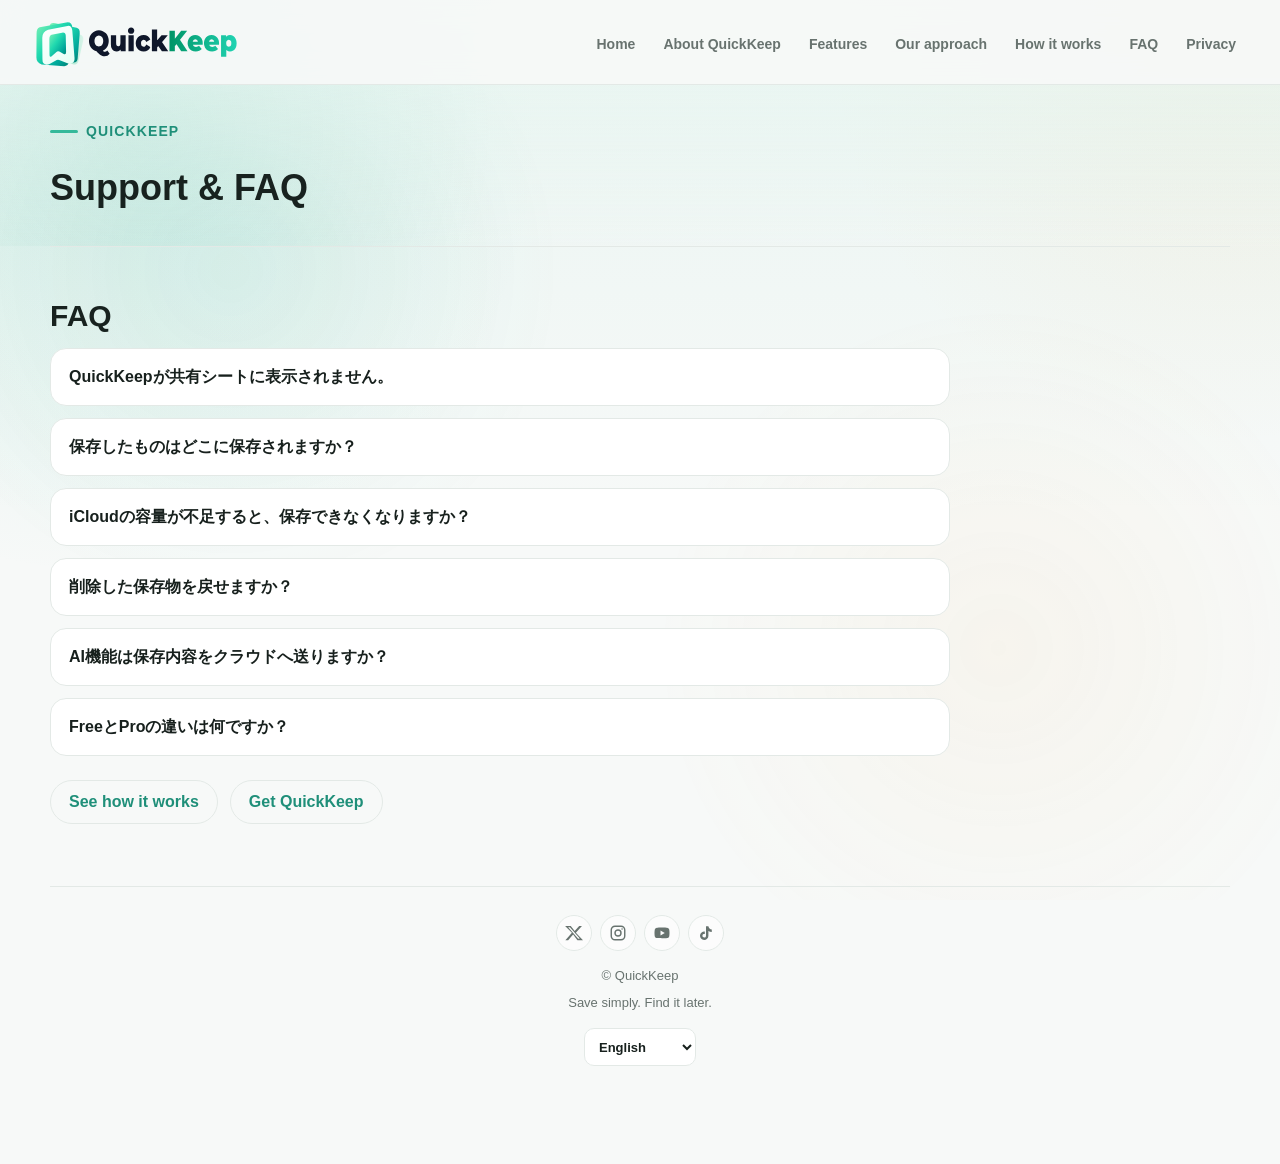
<file: support/index.html>
<!doctype html>
<html lang="ja">
<head>
  <meta charset="utf-8">
  <meta name="viewport" content="width=device-width, initial-scale=1">
  <title>サポート・FAQ | QuickKeep</title>
  <meta name="description" content="QuickKeepの共有シートへの追加、保存先、iCloud同期、削除した項目の復元、AI機能、FreeとProに関するよくある質問を掲載しています。">
  <meta name="theme-color" content="#35b99a">
  <link rel="icon" href="../assets/brand/app-icon.svg?v=2" type="image/svg+xml">
  <link rel="canonical" href="https://shirokumalab.github.io/quickkeep-web/support/">
  <meta property="og:locale" content="ja_JP">
  <meta property="og:type" content="website">
  <meta property="og:site_name" content="QuickKeep">
  <meta property="og:title" content="サポート・FAQ | QuickKeep">
  <meta property="og:description" content="共有からの保存、同期、復元、AI機能など、QuickKeepのよくある質問を確認できます。">
  <meta property="og:url" content="https://shirokumalab.github.io/quickkeep-web/support/">
  <meta property="og:image" content="https://shirokumalab.github.io/quickkeep-web/assets/quickkeep-home.png">
  <meta property="og:image:alt" content="保存済みアイテムを一覧表示するQuickKeepのホーム画面">
  <meta name="twitter:card" content="summary_large_image">
  <meta name="twitter:title" content="サポート・FAQ | QuickKeep">
  <meta name="twitter:description" content="共有からの保存、同期、復元、AI機能など、QuickKeepのよくある質問を確認できます。">
  <meta name="twitter:image" content="https://shirokumalab.github.io/quickkeep-web/assets/quickkeep-home.png">
  <meta name="twitter:image:alt" content="保存済みアイテムを一覧表示するQuickKeepのホーム画面">
  <link rel="stylesheet" href="../assets/site.css?v=20261030-0005">
</head>
<body class="sub-page">
  <header class="site-header">
    <a class="brand" href="../" aria-label="QuickKeep ホーム">
      <img class="brand-logo" src="../assets/brand/logo-horizontal.svg" alt="QuickKeep">
    </a>
    <nav class="site-nav" aria-label="QuickKeep関連ページ">
      <a class="top-link" href="../">トップへ</a>
      <a href="../about/">QuickKeepについて</a>
      <a href="../#features">特徴</a>
      <a href="../#policy">方針</a>
      <a href="../guide/">使い方</a>
      <a href="../support/">FAQ</a>
      <a href="../privacy/">プライバシー</a>
    </nav>
    <details class="mobile-nav">
      <summary aria-label="メニュー"><img src="../assets/icons/menu.svg" alt="" aria-hidden="true"></summary>
      <nav aria-label="QuickKeep関連ページ（スマートフォン）">
        <a href="../">トップへ</a>
        <a href="../about/">QuickKeepについて</a>
        <a href="../#features">特徴</a>
        <a href="../#policy">方針</a>
        <a href="../guide/">使い方</a>
        <a href="../support/">FAQ</a>
        <a href="../privacy/">プライバシー</a>
      </nav>
    </details>
  </header>
  <main>
    <header class="page-hero">
      <a class="back" href="../">QuickKeep</a>
      <h1>サポート・FAQ</h1>
    </header>

    <section>
      <h2>FAQ</h2>
      <div class="faq-list">
        <details><summary>QuickKeepが共有シートに表示されません。</summary><div class="faq-answer-with-guide"><p>共有シートで「その他」→「編集」を開き、QuickKeepをオンにしてください。よく使う項目へ追加すると、次回から選びやすくなります。</p><figure class="faq-guide"><img src="../assets/quickkeep-pin-guide.png" alt="QuickKeepを共有メニューのよく使う項目へ追加する手順。共有を開き、その他、編集、QuickKeepの追加、完了の順に案内しています。" loading="lazy"><figcaption>共有メニューへの追加手順</figcaption></figure></div></details>
        <details><summary>保存したものはどこに保存されますか？</summary><p>通常は、このデバイス内に保存されます。iCloud同期をオンにすると、同じiCloudアカウントで使うほかのAppleデバイスでも確認できます。</p></details>
        <details><summary>iCloudの容量が不足すると、保存できなくなりますか？</summary><p>iCloud同期とこのデバイスへの保存は別です。空き容量や端末の状態によって保存できない場合を除き、同期に問題があってもローカル保存を優先します。同期状態は設定で確認してください。</p></details>
        <details><summary>削除した保存物を戻せますか？</summary><p>削除した保存物は「最近削除した項目」に30日間残ります。その間は復元できます。完全削除した保存物は復元できません。</p></details>
        <details><summary>AI機能は保存内容をクラウドへ送りますか？</summary><p>対応端末のAI機能は端末内の処理を基本とします。保存内容をクラウドAIへ自動送信する仕組みは設けていません。</p></details>
        <details><summary>FreeとProの違いは何ですか？</summary><p>Freeでは保存、基本管理、キーワード検索、手動コレクション、任意のiCloud同期を利用できます。Proでは、対応端末でのAI検索、スマートコレクション、高度な整理などの追加機能を利用できます。購入条件はApp Store上の表示を確認してください。</p></details>
      </div>
      <p class="page-links"><a href="../guide/">使い方を見る</a><a href="https://apps.apple.com/app/id6824805554" target="_blank" rel="noopener noreferrer">QuickKeepを入手する</a></p>
    </section>

  <footer class="site-footer">
    <nav class="social-links" aria-label="QuickKeep公式SNS">
      <a href="https://x.com/quickkeep?s=11&amp;t=rEkj4eiouX-PEfQOQlY5pw" target="_blank" rel="noopener noreferrer" aria-label="X（新しいタブで開く）">
        <svg viewBox="0 0 24 24" aria-hidden="true"><path d="M18.9 2.5h3.7l-8.1 9.2 9.5 9.8h-7.4l-5.8-7.5-6.6 7.5H.5l8.7-9.9L.1 2.5h7.6l5.2 6.8 6-6.8Zm-1.3 17 2.1-.1L6.5 4.4H4.2l13.4 15.1Z"/></svg>
      </a>
      <a href="https://www.instagram.com/quickkeep_official?obrf=MXV3YnZwejdkeWVnbg%3D%3D&amp;utm_source=qr" target="_blank" rel="noopener noreferrer" aria-label="Instagram（新しいタブで開く）">
        <svg viewBox="0 0 24 24" aria-hidden="true"><rect x="3" y="3" width="18" height="18" rx="5"/><circle cx="12" cy="12" r="4"/><circle cx="17.4" cy="6.8" r="1" class="fill-dot"/></svg>
      </a>
      <a href="https://www.youtube.com/channel/UCdUnGJN0G3A14aTK3TZiDFA" target="_blank" rel="noopener noreferrer" aria-label="YouTube（新しいタブで開く）">
        <svg viewBox="0 0 24 24" aria-hidden="true"><path d="M21.6 7.2a2.8 2.8 0 0 0-2-2C17.8 4.7 12 4.7 12 4.7s-5.8 0-7.6.5a2.8 2.8 0 0 0-2 2C2 9 2 12 2 12s0 3 .4 4.8a2.8 2.8 0 0 0 2 2c1.8.5 7.6.5 7.6.5s5.8 0 7.6-.5a2.8 2.8 0 0 0 2-2C22 15 22 12 22 12s0-3-.4-4.8ZM10 15.4V8.6l5.7 3.4-5.7 3.4Z"/></svg>
      </a>
      <a href="https://www.tiktok.com/@quickkeep_official?_r=1&amp;_t=ZS-9Ad6eDVRes8" target="_blank" rel="noopener noreferrer" aria-label="TikTok（新しいタブで開く）">
        <svg viewBox="0 0 24 24" aria-hidden="true"><path d="M15.2 3c.5 2.5 2 4 4.5 4.4v3.2a8.4 8.4 0 0 1-4.5-1.4v6.4a5.6 5.6 0 1 1-4.8-5.5v3.3a2.4 2.4 0 1 0 1.6 2.2V3h3.2Z"/></svg>
      </a>
    </nav>
    <span>© QuickKeep</span>
    <span>あとで見つかる、かんたん保存。</span>
  </footer>
  </main>
  <script src="../assets/i18n.js?v=20261030-0002" defer></script>
</body>
</html>
</file>
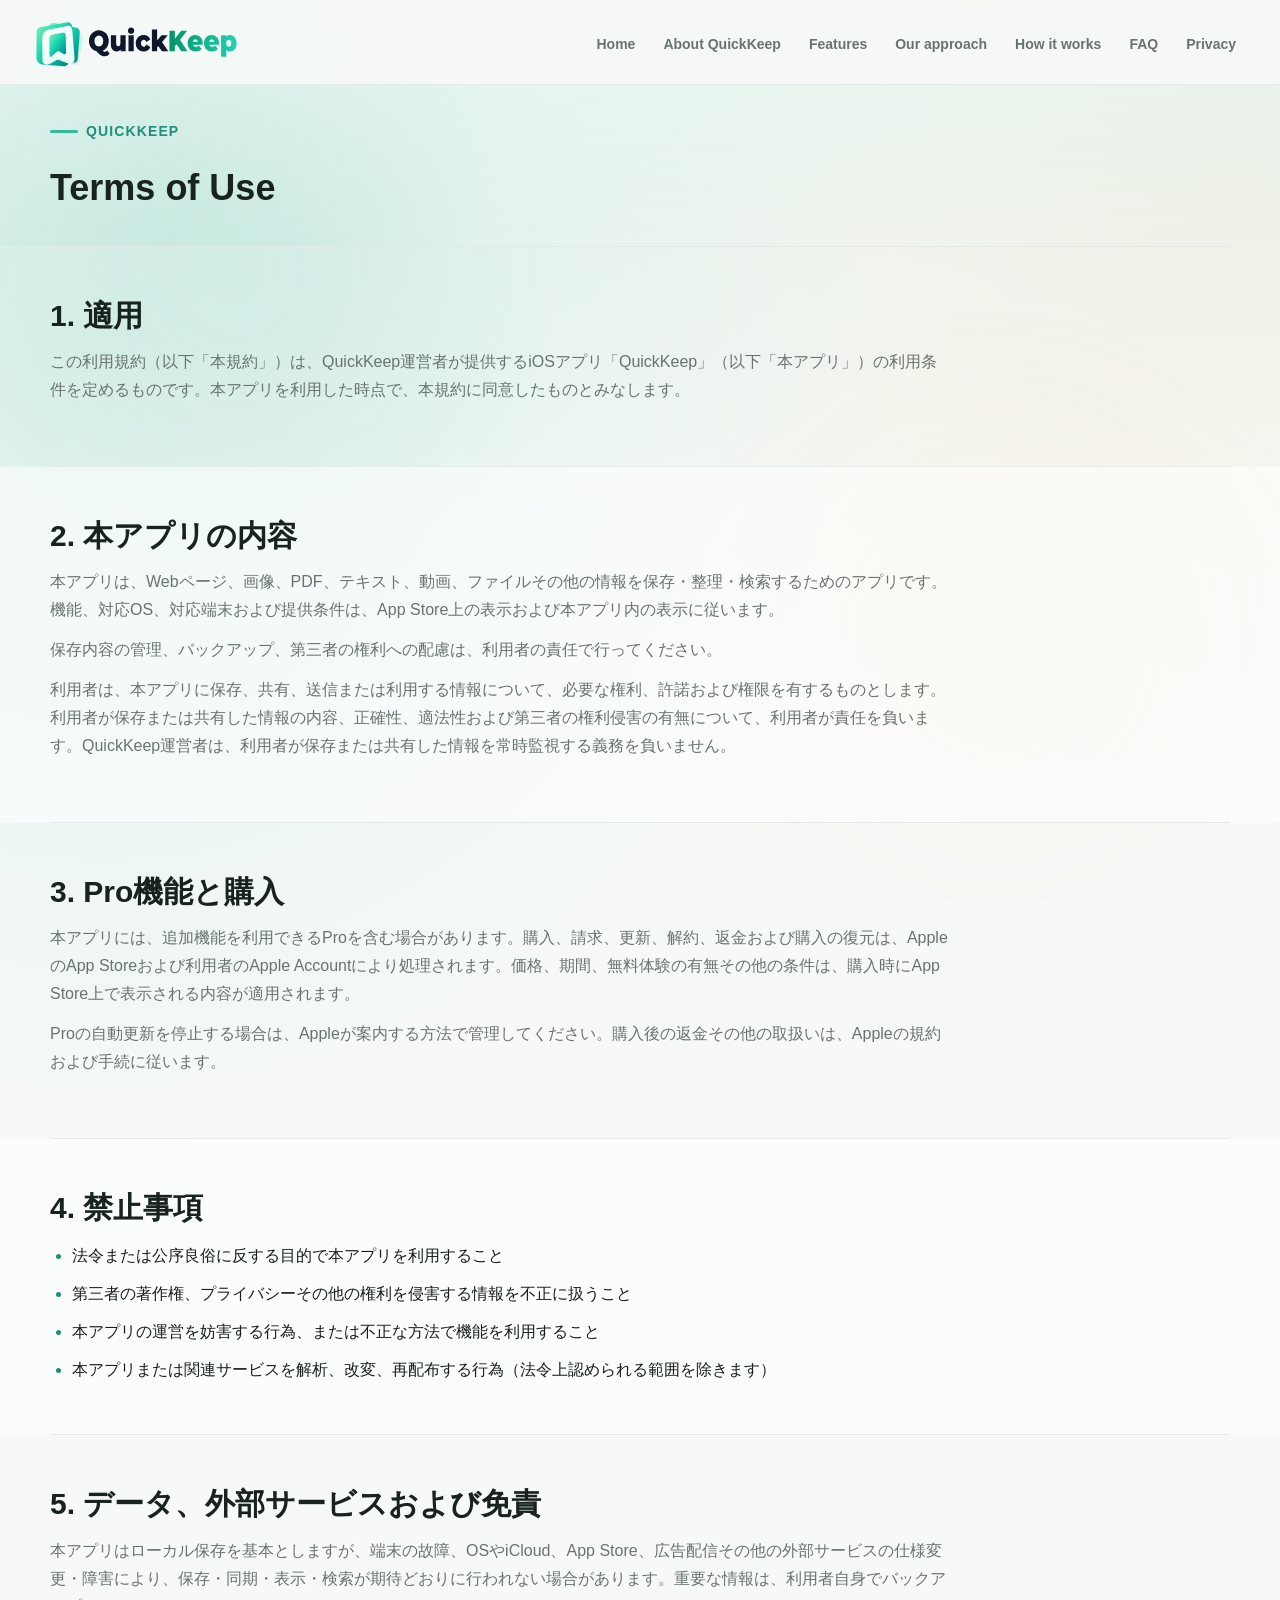
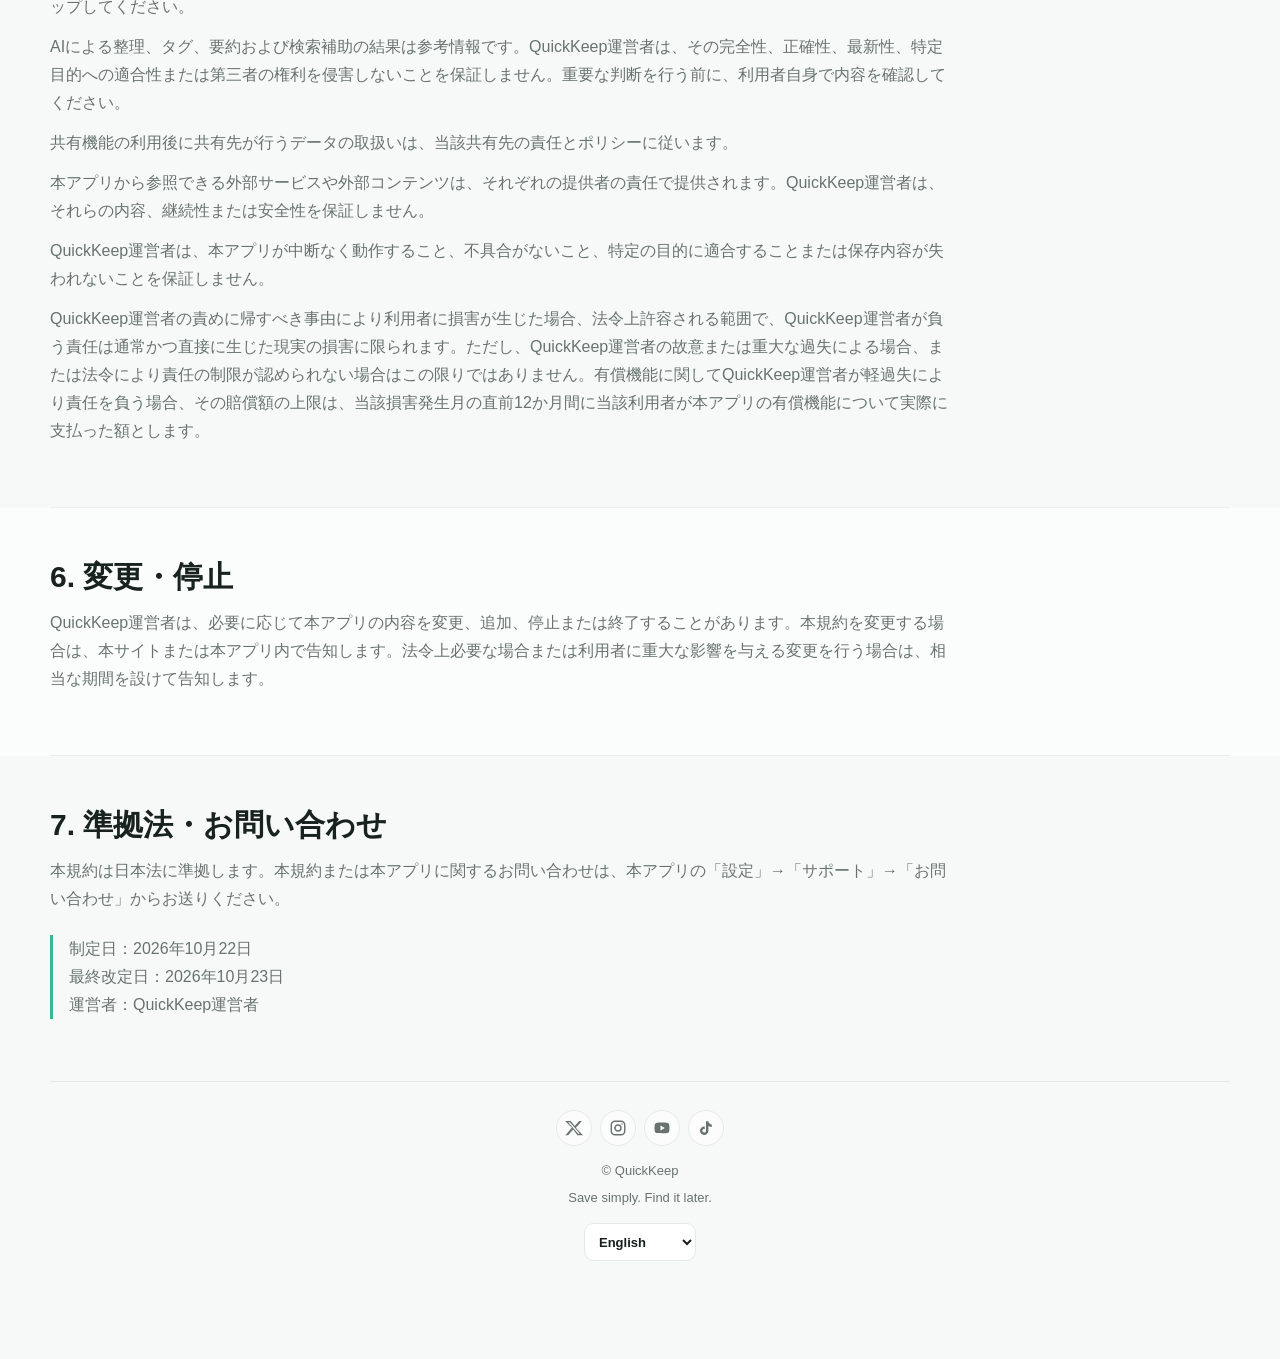
<file: terms/index.html>
<!doctype html>
<html lang="ja">
<head>
  <meta charset="utf-8">
  <meta name="viewport" content="width=device-width, initial-scale=1">
  <title>利用規約 | QuickKeep</title>
  <meta name="description" content="QuickKeepの利用条件、保存内容の取扱い、Pro機能と購入、禁止事項、外部サービスおよび免責に関する利用規約です。">
  <meta name="theme-color" content="#35b99a">
  <link rel="icon" href="../assets/brand/app-icon.svg?v=2" type="image/svg+xml">
  <link rel="canonical" href="https://shirokumalab.github.io/quickkeep-web/terms/">
  <meta property="og:locale" content="ja_JP">
  <meta property="og:type" content="website">
  <meta property="og:site_name" content="QuickKeep">
  <meta property="og:title" content="利用規約 | QuickKeep">
  <meta property="og:description" content="QuickKeepの利用条件、Pro機能と購入、禁止事項などを定める利用規約です。">
  <meta property="og:url" content="https://shirokumalab.github.io/quickkeep-web/terms/">
  <meta property="og:image" content="https://shirokumalab.github.io/quickkeep-web/assets/quickkeep-home.png">
  <meta property="og:image:alt" content="保存済みアイテムを一覧表示するQuickKeepのホーム画面">
  <meta name="twitter:card" content="summary_large_image">
  <meta name="twitter:title" content="利用規約 | QuickKeep">
  <meta name="twitter:description" content="QuickKeepの利用条件、Pro機能と購入、禁止事項などを定める利用規約です。">
  <meta name="twitter:image" content="https://shirokumalab.github.io/quickkeep-web/assets/quickkeep-home.png">
  <meta name="twitter:image:alt" content="保存済みアイテムを一覧表示するQuickKeepのホーム画面">
  <link rel="stylesheet" href="../assets/site.css?v=20261030-0005">
</head>
<body class="sub-page">
  <header class="site-header">
    <a class="brand" href="../" aria-label="QuickKeep ホーム">
      <img class="brand-logo" src="../assets/brand/logo-horizontal.svg" alt="QuickKeep">
    </a>
    <nav class="site-nav" aria-label="QuickKeep関連ページ">
      <a class="top-link" href="../">トップへ</a>
      <a href="../about/">QuickKeepについて</a>
      <a href="../#features">特徴</a>
      <a href="../#policy">方針</a>
      <a href="../guide/">使い方</a>
      <a href="../support/">FAQ</a>
      <a href="../privacy/">プライバシー</a>
    </nav>
    <details class="mobile-nav">
      <summary aria-label="メニュー"><img src="../assets/icons/menu.svg" alt="" aria-hidden="true"></summary>
      <nav aria-label="QuickKeep関連ページ（スマートフォン）">
        <a href="../">トップへ</a>
        <a href="../about/">QuickKeepについて</a>
        <a href="../#features">特徴</a>
        <a href="../#policy">方針</a>
        <a href="../guide/">使い方</a>
        <a href="../support/">FAQ</a>
        <a href="../privacy/">プライバシー</a>
      </nav>
    </details>
  </header>
  <main>
    <header class="page-hero">
      <a class="back" href="../">QuickKeep</a>
      <h1>利用規約</h1>
    </header>

    <section>
      <h2>1. 適用</h2>
      <p>この利用規約（以下「本規約」）は、QuickKeep運営者が提供するiOSアプリ「QuickKeep」（以下「本アプリ」）の利用条件を定めるものです。本アプリを利用した時点で、本規約に同意したものとみなします。</p>
    </section>

    <section>
      <h2>2. 本アプリの内容</h2>
      <p>本アプリは、Webページ、画像、PDF、テキスト、動画、ファイルその他の情報を保存・整理・検索するためのアプリです。機能、対応OS、対応端末および提供条件は、App Store上の表示および本アプリ内の表示に従います。</p>
      <p>保存内容の管理、バックアップ、第三者の権利への配慮は、利用者の責任で行ってください。</p>
      <p>利用者は、本アプリに保存、共有、送信または利用する情報について、必要な権利、許諾および権限を有するものとします。利用者が保存または共有した情報の内容、正確性、適法性および第三者の権利侵害の有無について、利用者が責任を負います。QuickKeep運営者は、利用者が保存または共有した情報を常時監視する義務を負いません。</p>
    </section>

    <section>
      <h2>3. Pro機能と購入</h2>
      <p>本アプリには、追加機能を利用できるProを含む場合があります。購入、請求、更新、解約、返金および購入の復元は、AppleのApp Storeおよび利用者のApple Accountにより処理されます。価格、期間、無料体験の有無その他の条件は、購入時にApp Store上で表示される内容が適用されます。</p>
      <p>Proの自動更新を停止する場合は、Appleが案内する方法で管理してください。購入後の返金その他の取扱いは、Appleの規約および手続に従います。</p>
    </section>

    <section>
      <h2>4. 禁止事項</h2>
      <ul class="legal-list">
        <li>法令または公序良俗に反する目的で本アプリを利用すること</li>
        <li>第三者の著作権、プライバシーその他の権利を侵害する情報を不正に扱うこと</li>
        <li>本アプリの運営を妨害する行為、または不正な方法で機能を利用すること</li>
        <li>本アプリまたは関連サービスを解析、改変、再配布する行為（法令上認められる範囲を除きます）</li>
      </ul>
    </section>

    <section>
      <h2>5. データ、外部サービスおよび免責</h2>
      <p>本アプリはローカル保存を基本としますが、端末の故障、OSやiCloud、App Store、広告配信その他の外部サービスの仕様変更・障害により、保存・同期・表示・検索が期待どおりに行われない場合があります。重要な情報は、利用者自身でバックアップしてください。</p>
      <p>AIによる整理、タグ、要約および検索補助の結果は参考情報です。QuickKeep運営者は、その完全性、正確性、最新性、特定目的への適合性または第三者の権利を侵害しないことを保証しません。重要な判断を行う前に、利用者自身で内容を確認してください。</p>
      <p>共有機能の利用後に共有先が行うデータの取扱いは、当該共有先の責任とポリシーに従います。</p>
      <p>本アプリから参照できる外部サービスや外部コンテンツは、それぞれの提供者の責任で提供されます。QuickKeep運営者は、それらの内容、継続性または安全性を保証しません。</p>
      <p>QuickKeep運営者は、本アプリが中断なく動作すること、不具合がないこと、特定の目的に適合することまたは保存内容が失われないことを保証しません。</p>
      <p>QuickKeep運営者の責めに帰すべき事由により利用者に損害が生じた場合、法令上許容される範囲で、QuickKeep運営者が負う責任は通常かつ直接に生じた現実の損害に限られます。ただし、QuickKeep運営者の故意または重大な過失による場合、または法令により責任の制限が認められない場合はこの限りではありません。有償機能に関してQuickKeep運営者が軽過失により責任を負う場合、その賠償額の上限は、当該損害発生月の直前12か月間に当該利用者が本アプリの有償機能について実際に支払った額とします。</p>
    </section>

    <section>
      <h2>6. 変更・停止</h2>
      <p>QuickKeep運営者は、必要に応じて本アプリの内容を変更、追加、停止または終了することがあります。本規約を変更する場合は、本サイトまたは本アプリ内で告知します。法令上必要な場合または利用者に重大な影響を与える変更を行う場合は、相当な期間を設けて告知します。</p>
    </section>

    <section>
      <h2>7. 準拠法・お問い合わせ</h2>
      <p>本規約は日本法に準拠します。本規約または本アプリに関するお問い合わせは、本アプリの「設定」→「サポート」→「お問い合わせ」からお送りください。</p>
      <p class="legal-note">制定日：2026年10月22日<br>最終改定日：2026年10月23日<br>運営者：QuickKeep運営者</p>
    </section>

  <footer class="site-footer">
    <nav class="social-links" aria-label="QuickKeep公式SNS">
      <a href="https://x.com/quickkeep?s=11&amp;t=rEkj4eiouX-PEfQOQlY5pw" target="_blank" rel="noopener noreferrer" aria-label="X（新しいタブで開く）">
        <svg viewBox="0 0 24 24" aria-hidden="true"><path d="M18.9 2.5h3.7l-8.1 9.2 9.5 9.8h-7.4l-5.8-7.5-6.6 7.5H.5l8.7-9.9L.1 2.5h7.6l5.2 6.8 6-6.8Zm-1.3 17 2.1-.1L6.5 4.4H4.2l13.4 15.1Z"/></svg>
      </a>
      <a href="https://www.instagram.com/quickkeep_official?obrf=MXV3YnZwejdkeWVnbg%3D%3D&amp;utm_source=qr" target="_blank" rel="noopener noreferrer" aria-label="Instagram（新しいタブで開く）">
        <svg viewBox="0 0 24 24" aria-hidden="true"><rect x="3" y="3" width="18" height="18" rx="5"/><circle cx="12" cy="12" r="4"/><circle cx="17.4" cy="6.8" r="1" class="fill-dot"/></svg>
      </a>
      <a href="https://www.youtube.com/channel/UCdUnGJN0G3A14aTK3TZiDFA" target="_blank" rel="noopener noreferrer" aria-label="YouTube（新しいタブで開く）">
        <svg viewBox="0 0 24 24" aria-hidden="true"><path d="M21.6 7.2a2.8 2.8 0 0 0-2-2C17.8 4.7 12 4.7 12 4.7s-5.8 0-7.6.5a2.8 2.8 0 0 0-2 2C2 9 2 12 2 12s0 3 .4 4.8a2.8 2.8 0 0 0 2 2c1.8.5 7.6.5 7.6.5s5.8 0 7.6-.5a2.8 2.8 0 0 0 2-2C22 15 22 12 22 12s0-3-.4-4.8ZM10 15.4V8.6l5.7 3.4-5.7 3.4Z"/></svg>
      </a>
      <a href="https://www.tiktok.com/@quickkeep_official?_r=1&amp;_t=ZS-9Ad6eDVRes8" target="_blank" rel="noopener noreferrer" aria-label="TikTok（新しいタブで開く）">
        <svg viewBox="0 0 24 24" aria-hidden="true"><path d="M15.2 3c.5 2.5 2 4 4.5 4.4v3.2a8.4 8.4 0 0 1-4.5-1.4v6.4a5.6 5.6 0 1 1-4.8-5.5v3.3a2.4 2.4 0 1 0 1.6 2.2V3h3.2Z"/></svg>
      </a>
    </nav>
    <span>© QuickKeep</span>
    <span>あとで見つかる、かんたん保存。</span>
  </footer>
  </main>
  <script src="../assets/i18n.js?v=20261030-0002" defer></script>
</body>
</html>
</file>
<file: assets/site.css>
:root {
  color-scheme: light dark;
  --accent: #35b99a;
  --accent-deep: #1f8f79;
  --ink: #18221f;
  --text: #17201d;
  --muted: #68736f;
  --bg: #f7f9f8;
  --card: #ffffff;
  --line: #e3e9e6;
  --line-strong: #d2ddd8;
  --warm: #f3b45c;
  --soft: #e8f6f1;
  --section-mint: rgba(232, 246, 241, 0.58);
  --section-warm: rgba(243, 180, 92, 0.10);
  --section-coral: rgba(235, 127, 110, 0.08);
  --section-clean: rgba(255, 255, 255, 0.54);
  --dangerless-coral: #eb7f6e;
  --shadow: 0 24px 70px rgba(23, 32, 29, 0.10);
  --page-gutter: 64px;
  --header-offset: 78px;
}

@media (prefers-color-scheme: dark) {
  :root {
    --ink: #edf5f2;
    --accent-deep: #66d8bf;
    --text: #edf5f2;
    --muted: #a9b6b1;
    --bg: #111614;
    --card: #19201d;
    --line: #2b3531;
    --line-strong: #3a4842;
    --soft: #172b26;
    --section-mint: rgba(36, 71, 62, 0.28);
    --section-warm: rgba(243, 180, 92, 0.08);
    --section-coral: rgba(235, 127, 110, 0.08);
    --section-clean: rgba(255, 255, 255, 0.035);
    --shadow: 0 24px 70px rgba(0, 0, 0, 0.30);
  }

  body {
    background:
      linear-gradient(180deg, rgba(53, 185, 154, 0.10), transparent 560px),
      radial-gradient(circle at 100% 18%, rgba(53, 185, 154, 0.14), transparent 34%),
      var(--bg);
  }

  h1,
  h2 {
    color: var(--text);
  }

  .button.secondary,
  .link-row a,
  .hero-meta span {
    background: rgba(255, 255, 255, 0.06);
  }
}

* {
  box-sizing: border-box;
}

html,
body {
  max-width: 100%;
  overflow-x: hidden;
}

html {
  scroll-behavior: smooth;
}

body {
  margin: 0;
  padding-top: var(--header-offset);
  font-family: -apple-system, BlinkMacSystemFont, "Hiragino Sans", "Yu Gothic", sans-serif;
  color: var(--text);
  background:
    radial-gradient(circle at 8% 12%, rgba(53, 185, 154, 0.12), transparent 28%),
    radial-gradient(circle at 96% 4%, rgba(243, 180, 92, 0.10), transparent 24%),
    linear-gradient(180deg, rgba(53, 185, 154, 0.07), transparent 520px),
    var(--bg);
  line-height: 1.75;
  text-rendering: optimizeLegibility;
  position: relative;
}

body::before {
  content: "";
  position: fixed;
  inset: 0;
  z-index: 0;
  pointer-events: none;
  background:
    radial-gradient(circle at 18% 30%, rgba(53, 185, 154, 0.10), transparent 28%),
    radial-gradient(circle at 78% 72%, rgba(243, 180, 92, 0.09), transparent 30%);
  opacity: 0.72;
  animation: ambientDrift 18s ease-in-out infinite alternate;
}

img,
svg {
  max-width: 100%;
}

@keyframes fadeUp {
  from {
    opacity: 0;
    transform: translateY(18px);
  }

  to {
    opacity: 1;
    transform: translateY(0);
  }
}

@keyframes floatStage {
  0%,
  100% {
    transform: translateY(0);
  }

  50% {
    transform: translateY(-10px);
  }
}

@keyframes softPulse {
  0%,
  100% {
    box-shadow: 0 16px 34px rgba(16, 20, 18, 0.18);
  }

  50% {
    box-shadow: 0 18px 42px rgba(53, 185, 154, 0.28);
  }
}

@keyframes stageSheen {
  from {
    transform: translateX(-120%) rotate(12deg);
  }

  to {
    transform: translateX(160%) rotate(12deg);
  }
}

@keyframes chipLift {
  0%,
  100% {
    transform: translateY(0);
  }

  50% {
    transform: translateY(-4px);
  }
}

@keyframes cardBreathe {
  0%,
  100% {
    transform: translateY(0);
  }

  50% {
    transform: translateY(-6px);
  }
}

@keyframes ambientDrift {
  from {
    transform: translate3d(-1.5%, -1%, 0) scale(1);
  }

  to {
    transform: translate3d(1.5%, 1%, 0) scale(1.04);
  }
}

@keyframes sectionGlow {
  0%,
  100% {
    opacity: 0.52;
    transform: translateY(0);
  }

  50% {
    opacity: 0.78;
    transform: translateY(-10px);
  }
}

@keyframes revealSection {
  from {
    opacity: 0.72;
    transform: translateY(18px);
  }

  to {
    opacity: 1;
    transform: translateY(0);
  }
}

@keyframes flowDot {
  0% {
    opacity: 0;
    transform: translate(0, -50%) scale(0.7);
  }

  22%,
  72% {
    opacity: 1;
  }

  100% {
    opacity: 0;
    transform: translate(44px, -50%) scale(1);
  }
}

@keyframes flowDotDown {
  0% {
    opacity: 0;
    transform: translate(-50%, 0) scale(0.7);
  }

  22%,
  72% {
    opacity: 1;
  }

  100% {
    opacity: 0;
    transform: translate(-50%, 38px) scale(1);
  }
}

main {
  width: min(1440px, calc(100% - var(--page-gutter)));
  margin: 0 auto;
  padding: 34px 0 52px;
  position: relative;
  z-index: 1;
}

header,
section {
  background: var(--card);
  border: 1px solid var(--line);
  border-radius: 18px;
  padding: 28px;
  margin-bottom: 18px;
}

h1,
h2 {
  line-height: 1.25;
  margin: 0 0 12px;
  color: var(--ink);
}

p {
  margin: 0 0 12px;
  color: var(--muted);
  max-width: 72ch;
}

a {
  color: var(--accent);
  font-weight: 700;
  text-decoration: none;
}

.back {
  display: inline-block;
  margin-bottom: 16px;
}

.placeholder {
  border: 1px dashed var(--line);
  border-radius: 12px;
  color: var(--muted);
  padding: 14px;
}

footer {
  color: var(--muted);
  font-size: 13px;
  padding: 8px 2px;
}

.site-header {
  width: 100%;
  margin: 0;
  padding: 18px max(calc(var(--page-gutter) / 2), calc((100vw - 1440px) / 2)) 14px;
  position: fixed;
  top: 0;
  left: 0;
  right: 0;
  z-index: 50;
  display: flex;
  align-items: center;
  justify-content: space-between;
  gap: 18px;
  background: rgba(247, 249, 248, 0.92);
  backdrop-filter: blur(14px);
  -webkit-backdrop-filter: blur(14px);
  border: 0;
  border-bottom: 1px solid var(--line);
  border-radius: 0;
}

@media (prefers-color-scheme: dark) {
  .site-header {
    background: rgba(247, 249, 248, 0.94);
    border-bottom-color: #dbe5e1;
  }

  .site-header .site-nav a,
  .site-header .mobile-nav summary {
    color: #51605b;
  }

  .site-header .site-nav a:hover {
    color: #17201d;
    background: #e8f6f1;
  }
}

.brand {
  display: inline-flex;
  align-items: center;
  min-height: 44px;
}

.brand-logo {
  display: block;
  width: clamp(154px, 22vw, 210px);
  height: auto;
}

.site-nav {
  display: flex;
  gap: 4px;
  flex-wrap: wrap;
  justify-content: flex-end;
}

.language-picker {
  display: inline-flex;
  align-items: center;
  flex: 0 0 auto;
}

.language-picker select {
  min-height: 38px;
  max-width: 118px;
  border: 1px solid var(--line);
  border-radius: 10px;
  padding: 0 28px 0 10px;
  color: var(--text);
  background: var(--card);
  font: inherit;
  font-size: 13px;
  font-weight: 700;
  cursor: pointer;
}

.site-footer .language-picker,
.sub-page main > footer .language-picker {
  margin-top: 10px;
}

.translation-notice {
  max-width: 820px;
  margin: 18px 0 0;
  padding: 10px 13px;
  border-left: 3px solid var(--accent);
  color: var(--muted);
  background: var(--soft);
  font-size: 14px;
}

.sr-only {
  position: absolute;
  width: 1px;
  height: 1px;
  padding: 0;
  margin: -1px;
  overflow: hidden;
  clip: rect(0, 0, 0, 0);
  white-space: nowrap;
  border: 0;
}

.site-nav a {
  color: var(--muted);
  font-size: 14px;
  padding: 9px 12px;
  border-radius: 10px;
  transition: color 160ms ease, background-color 160ms ease, transform 160ms ease;
}

.site-nav a:hover {
  color: var(--text);
  background: var(--soft);
  transform: translateY(-1px);
}

.mobile-nav {
  display: none;
}

.mobile-nav summary {
  list-style: none;
}

.mobile-nav summary::-webkit-details-marker {
  display: none;
}

.hero {
  min-height: 700px;
  display: grid;
  grid-template-columns: minmax(560px, 0.95fr) minmax(520px, 0.85fr);
  gap: clamp(54px, 7vw, 116px);
  align-items: center;
  padding: 70px 0 78px;
  position: relative;
  isolation: isolate;
}

.hero::after {
  content: "";
  position: absolute;
  left: 0;
  right: 0;
  bottom: 0;
  height: 1px;
  background: linear-gradient(90deg, transparent, rgba(53, 185, 154, 0.55), transparent);
}

.hero::before,
.home-page .feature-band::before,
.home-page .content-section::before,
.sub-page .page-hero::before {
  content: "";
  position: absolute;
  inset: 0;
  z-index: -1;
  pointer-events: none;
}

.hero::before {
  background:
    radial-gradient(circle at 72% 48%, rgba(53, 185, 154, 0.12), transparent 34%),
    linear-gradient(180deg, rgba(255, 255, 255, 0.42), transparent 70%);
  animation: sectionGlow 9s ease-in-out infinite;
}

.home-page .hero,
.home-page .app-store-strip,
.home-page .feature-band,
.home-page .content-section {
  background: transparent;
  border: 0;
  border-radius: 0;
}

.home-page section,
.sub-page .page-hero,
.sub-page section {
  scroll-margin-top: calc(var(--header-offset) + 18px);
}

.hero-copy {
  max-width: none;
  animation: fadeUp 720ms ease both;
  position: relative;
  z-index: 1;
}

.hero-logo-wrap {
  display: block;
  width: min(340px, 84vw);
  margin-bottom: 30px;
}

.hero-logo {
  display: block;
  width: 100%;
  height: auto;
}

.eyebrow {
  color: var(--accent-deep);
  font-weight: 800;
  letter-spacing: 0.08em;
  text-transform: uppercase;
  font-size: 12px;
  margin-bottom: 16px;
}

.hero h1 {
  font-size: clamp(54px, 5.7vw, 88px);
  line-height: 1.08;
  letter-spacing: 0;
  margin: 0 0 24px;
  color: var(--ink);
  text-wrap: balance;
}

@media (prefers-color-scheme: dark) {
  .hero h1 {
    color: var(--text);
  }
}

.lead {
  font-size: clamp(17px, 2vw, 21px);
  max-width: 760px;
  line-height: 1.95;
}

.hero-supporting {
  max-width: 640px;
  margin: 14px 0 0;
  color: var(--muted);
  font-weight: 700;
}

.hero-trust {
  margin-top: 24px;
}

.hero-trust-heading {
  margin: 0;
  color: var(--muted);
  font-size: 12px;
  font-weight: 900;
  letter-spacing: 0.08em;
}

.hero-actions,
.link-row {
  display: flex;
  flex-wrap: wrap;
  gap: 12px;
  margin-top: 26px;
  align-items: center;
}

.button,
.link-row a {
  min-height: 44px;
  display: inline-flex;
  align-items: center;
  justify-content: center;
  border-radius: 12px;
  padding: 10px 18px;
  border: 1px solid var(--line);
  transition: transform 160ms ease, border-color 160ms ease, background-color 160ms ease;
}

.button.primary {
  color: #fff;
  background: var(--accent);
  border-color: var(--accent);
  box-shadow: 0 14px 32px rgba(53, 185, 154, 0.24);
}

.button.secondary,
.link-row a {
  color: var(--text);
  background: rgba(255, 255, 255, 0.68);
}

.button:hover,
.link-row a:hover {
  transform: translateY(-1px);
  border-color: var(--accent);
}

.app-store-badge {
  display: inline-flex;
  align-items: center;
  line-height: 0;
}

.app-store-badge img {
  display: block;
  width: auto;
  height: 48px;
}

.app-store-strip {
  display: grid;
  grid-template-columns: minmax(0, 0.95fr) minmax(420px, 1fr);
  align-items: center;
  gap: clamp(32px, 7vw, 96px);
  padding: clamp(26px, 4vw, 40px) 0;
  border-top: 1px solid var(--line);
  border-bottom: 1px solid var(--line);
  background:
    linear-gradient(90deg, rgba(53, 185, 154, 0.08), transparent 52%),
    linear-gradient(180deg, rgba(255, 255, 255, 0.38), transparent);
  box-shadow: 0 0 0 100vmax rgba(232, 246, 241, 0.26);
  clip-path: inset(0 -100vmax);
  animation: fadeUp 720ms ease 100ms both;
}

.app-store-strip p {
  margin-bottom: 0;
}

.app-store-strip .eyebrow {
  margin-bottom: 6px;
}

.app-store-strip h2 {
  max-width: 700px;
  margin: 0 0 12px;
  font-size: clamp(26px, 3vw, 42px);
  line-height: 1.2;
}

.start-steps {
  display: grid;
  grid-template-columns: repeat(3, minmax(0, 1fr));
  gap: 12px;
  list-style: none;
  margin: 0;
  padding: 0;
}

.start-steps li {
  min-height: 160px;
  display: flex;
  flex-direction: column;
  align-items: flex-start;
  justify-content: flex-start;
  gap: 8px;
  padding: 18px;
  border: 1px solid var(--line);
  border-radius: 18px;
  background: rgba(255, 255, 255, 0.56);
}

.start-steps span {
  width: 30px;
  height: 30px;
  display: inline-grid;
  place-items: center;
  border-radius: 999px;
  color: var(--accent-deep);
  background: var(--soft);
  font-size: 12px;
  font-weight: 900;
}

.start-steps strong {
  color: var(--text);
  font-size: 15px;
  line-height: 1.45;
}

.start-steps small {
  color: var(--muted);
  font-size: 12px;
  line-height: 1.55;
}

.hero-meta {
  display: grid;
  grid-template-columns: repeat(2, minmax(0, 1fr));
  gap: 8px 18px;
  margin-top: 24px;
  max-width: 640px;
}

.hero-meta span {
  min-height: 28px;
  display: inline-flex;
  align-items: center;
  justify-content: flex-start;
  border: 0;
  border-radius: 0;
  color: var(--muted);
  font-size: 13px;
  font-weight: 800;
  padding: 0;
  background: transparent;
  animation: chipLift 5.6s ease-in-out infinite;
  text-align: left;
}

.hero-meta span::before {
  content: "";
  width: 8px;
  height: 8px;
  margin-right: 9px;
  border-radius: 50%;
  background: var(--accent);
  box-shadow: 0 0 0 5px rgba(53, 185, 154, 0.12);
  flex: 0 0 auto;
}

.hero-meta span:nth-child(2) {
  animation-delay: 540ms;
}

.hero-meta span:nth-child(3) {
  animation-delay: 1080ms;
}

.hero-visual {
  display: grid;
  place-items: center;
  animation: fadeUp 760ms ease 140ms both;
}

.visual-stage {
  width: min(100%, 620px);
  min-height: 760px;
  display: grid;
  place-items: center;
  border-radius: 36px;
  padding: 32px;
  position: relative;
  background:
    linear-gradient(155deg, rgba(255, 255, 255, 0.10), transparent 44%),
    linear-gradient(145deg, #10251f, #1f8f79 62%, #35b99a);
  box-shadow: 0 28px 76px rgba(15, 23, 42, 0.16);
  overflow: hidden;
}

.visual-stage::before {
  content: "";
  position: absolute;
  top: -20%;
  bottom: -20%;
  left: 0;
  width: 120px;
  background: linear-gradient(90deg, transparent, rgba(255, 255, 255, 0.20), transparent);
  opacity: 0.7;
  animation: stageSheen 7.5s ease-in-out 1.2s infinite;
}

.stage-icon {
  position: absolute;
  top: -30px;
  right: -28px;
  width: 190px;
  opacity: 0.14;
  transform: rotate(8deg);
}

.app-screenshot {
  width: min(100%, 360px);
  position: relative;
  z-index: 1;
  filter: drop-shadow(0 24px 58px rgba(0, 0, 0, 0.26));
  animation: floatStage 6s ease-in-out 900ms infinite;
}

.screenshot-track {
  width: 100%;
  display: flex;
  overflow-x: auto;
  scroll-snap-type: x mandatory;
  scrollbar-width: none;
  position: relative;
  z-index: 1;
}

.screenshot-track::-webkit-scrollbar {
  display: none;
}

.screenshot-slide {
  flex: 0 0 100%;
  display: grid;
  place-items: center;
  scroll-snap-align: center;
}

.phone-frame {
  width: min(100%, 430px);
  aspect-ratio: 0.52;
  border: 10px solid #101412;
  border-radius: 44px;
  background: #f8faf9;
  box-shadow: 0 24px 58px rgba(0, 0, 0, 0.26);
  padding: 56px 18px 24px;
  position: relative;
  overflow: hidden;
  animation: floatStage 6s ease-in-out 900ms infinite;
}

.phone-island {
  position: absolute;
  top: 18px;
  left: 50%;
  width: 118px;
  height: 32px;
  transform: translateX(-50%);
  border-radius: 999px;
  background: #050707;
}

.app-top {
  display: grid;
  grid-template-columns: 1fr 44px;
  align-items: center;
  gap: 12px;
  margin-bottom: 18px;
}

.segmented {
  justify-self: center;
  display: inline-flex;
  gap: 4px;
  padding: 4px;
  border-radius: 999px;
  background: #edf1ef;
  font-size: 13px;
  font-weight: 700;
}

.segmented span {
  padding: 7px 12px;
  border-radius: 999px;
  color: #65706c;
}

.segmented .active {
  color: var(--accent-deep);
  background: #fff;
  box-shadow: 0 6px 16px rgba(23, 32, 29, 0.08);
}

.add-button {
  width: 44px;
  height: 44px;
  display: grid;
  place-items: center;
  border-radius: 50%;
  background: #fff;
  color: var(--accent);
  font-size: 26px;
  line-height: 1;
  box-shadow: 0 8px 18px rgba(23, 32, 29, 0.08);
}

.item-card {
  display: grid;
  grid-template-columns: 50px 1fr;
  gap: 12px;
  background: #fff;
  border: 1px solid #e2e8e5;
  border-radius: 18px;
  padding: 14px;
  margin-bottom: 12px;
  box-shadow: 0 10px 26px rgba(23, 32, 29, 0.06);
  animation: cardBreathe 6.8s ease-in-out infinite;
}

.item-card.featured {
  border-color: rgba(53, 185, 154, 0.36);
}

.item-card + .item-card {
  animation-delay: 780ms;
}

.item-card strong {
  display: block;
  line-height: 1.35;
  color: #18221f;
}

.item-card small {
  color: #76817d;
  display: block;
  margin-top: 2px;
}

.item-card p {
  color: #65706c;
  font-size: 13px;
  line-height: 1.5;
  margin: 8px 0 0;
}

.item-icon {
  width: 50px;
  height: 50px;
  border-radius: 16px;
  background: var(--soft);
  position: relative;
}

.item-icon::before {
  content: "";
  position: absolute;
  inset: 14px;
  border: 3px solid var(--accent);
  border-radius: 50%;
}

.item-icon.pdf {
  background: #fff1ec;
}

.item-icon.pdf::before {
  border-radius: 4px;
  border-color: var(--dangerless-coral);
}

.bottom-tabs {
  position: absolute;
  left: 28px;
  right: 28px;
  bottom: 22px;
  display: flex;
  justify-content: space-around;
  align-items: center;
  min-height: 56px;
  border-radius: 999px;
  background: rgba(255, 255, 255, 0.92);
  border: 1px solid #e2e8e5;
  color: #303936;
  font-size: 12px;
  font-weight: 700;
  box-shadow: 0 14px 34px rgba(23, 32, 29, 0.12);
}

.feature-band,
.content-section {
  background: var(--card);
  border: 1px solid var(--line);
  border-radius: 22px;
  padding: clamp(24px, 5vw, 46px);
  margin-bottom: 20px;
}

.home-page .feature-band,
.home-page .content-section {
  padding: clamp(56px, 7vw, 92px) 0;
  margin-bottom: 0;
  position: relative;
  isolation: isolate;
  animation: fadeUp 720ms ease 180ms both;
}

.home-page .feature-band::before,
.home-page .content-section::before {
  left: 50%;
  right: auto;
  width: 100vw;
  transform: translateX(-50%);
}

.home-page .feature-band::before {
  background:
    linear-gradient(180deg, transparent, var(--section-mint), transparent),
    radial-gradient(circle at 12% 38%, rgba(53, 185, 154, 0.11), transparent 28%);
}

.home-page .process-section::before {
  background:
    linear-gradient(180deg, transparent, var(--section-clean), transparent),
    radial-gradient(circle at 84% 36%, rgba(243, 180, 92, 0.11), transparent 26%);
}

.home-page .split::before {
  background:
    linear-gradient(180deg, transparent, var(--section-warm), transparent),
    radial-gradient(circle at 18% 52%, rgba(243, 180, 92, 0.12), transparent 24%);
}

.home-page .ai-section::before {
  background:
    linear-gradient(180deg, transparent, rgba(53, 185, 154, 0.08), transparent),
    radial-gradient(circle at 72% 45%, rgba(53, 185, 154, 0.14), transparent 28%);
}

.home-page .assurance-section::before {
  background:
    linear-gradient(180deg, transparent, var(--section-coral), transparent),
    radial-gradient(circle at 10% 38%, rgba(235, 127, 110, 0.10), transparent 24%);
}

.home-page .final-cta::before {
  background:
    linear-gradient(180deg, transparent, var(--section-mint)),
    radial-gradient(circle at 86% 42%, rgba(53, 185, 154, 0.12), transparent 30%);
}

@supports (animation-timeline: view()) {
  .home-page .feature-band,
  .home-page .content-section {
    animation: revealSection both;
    animation-timeline: view();
    animation-range: entry 0% cover 26%;
  }
}

.section-heading {
  max-width: 860px;
  margin-bottom: clamp(28px, 4vw, 42px);
}

.section-heading h2,
.content-section h2 {
  font-size: clamp(32px, 4vw, 54px);
  line-height: 1.12;
}

.section-heading p:not(.eyebrow) {
  max-width: 900px;
}

.feature-grid,
.process-grid,
.assurance-grid,
.usecase-grid {
  display: grid;
  grid-template-columns: repeat(3, minmax(0, 1fr));
  gap: clamp(18px, 3vw, 34px);
}

.feature,
.process-grid article,
.assurance-grid article,
.usecase-grid article {
  border-top: 1px solid var(--line-strong);
  min-height: 150px;
  padding-top: 22px;
  padding-right: clamp(12px, 2vw, 24px);
  transition: transform 180ms ease, border-color 180ms ease, background-color 180ms ease;
}

.feature::before,
.process-grid::before,
.process-grid article::before,
.assurance-grid article::before {
  display: none;
}

.feature:hover,
.process-grid article:hover,
.assurance-grid article:hover,
.usecase-grid article:hover {
  border-color: rgba(53, 185, 154, 0.42);
  transform: translateY(-3px);
}

.feature h3,
.process-grid h3,
.assurance-grid h3,
.usecase-grid h3 {
  margin: 0 0 8px;
  font-size: clamp(20px, 2vw, 26px);
}

.process-grid span {
  display: inline-flex;
  min-width: 48px;
  min-height: 32px;
  align-items: center;
  justify-content: center;
  border-radius: 999px;
  background: var(--bg);
  border: 1px solid rgba(53, 185, 154, 0.32);
  color: var(--accent-deep);
  font-size: 12px;
  font-weight: 800;
  letter-spacing: 0.08em;
  margin-bottom: 10px;
}

.split {
  display: grid;
  grid-template-columns: minmax(0, 0.9fr) minmax(420px, 0.8fr);
  gap: clamp(42px, 8vw, 120px);
  align-items: center;
}

.format-showcase {
  position: relative;
  padding: clamp(20px, 3vw, 30px);
  border: 1px solid var(--line);
  border-radius: 26px;
  background:
    linear-gradient(135deg, rgba(53, 185, 154, 0.08), transparent 45%),
    linear-gradient(180deg, rgba(255, 255, 255, 0.72), rgba(255, 255, 255, 0.42));
  box-shadow: 0 18px 52px rgba(23, 32, 29, 0.07);
  overflow: hidden;
}

.format-showcase::before {
  content: "";
  position: absolute;
  left: 30px;
  right: 30px;
  top: 50%;
  height: 1px;
  background: linear-gradient(90deg, transparent, rgba(53, 185, 154, 0.30), transparent);
  pointer-events: none;
}

.format-source {
  display: grid;
  grid-template-columns: repeat(2, minmax(0, 1fr));
  gap: 10px 14px;
  position: relative;
  z-index: 1;
}

.format-source span {
  min-height: 62px;
  display: flex;
  align-items: center;
  gap: 12px;
  border: 1px solid var(--line);
  border-radius: 17px;
  background: rgba(255, 255, 255, 0.68);
  color: var(--text);
  font-size: clamp(14px, 1.5vw, 17px);
  font-weight: 800;
  padding: 12px;
  animation: chipLift 6.2s ease-in-out infinite;
}

.format-source span::before {
  content: attr(data-mark);
  width: 42px;
  height: 38px;
  display: grid;
  place-items: center;
  flex: 0 0 auto;
  border-radius: 13px;
  color: var(--accent-deep);
  background: var(--soft);
  font-size: 10px;
  font-weight: 900;
  letter-spacing: 0.05em;
}

.format-source span:nth-child(2n)::before {
  color: #9b6d20;
  background: rgba(243, 180, 92, 0.18);
}

.format-source span:nth-child(3n)::before {
  color: #a55245;
  background: rgba(235, 127, 110, 0.16);
}

.format-source span:nth-child(2n) {
  animation-delay: 420ms;
}

.format-source span:nth-child(3n) {
  animation-delay: 840ms;
}

.ai-section {
  display: grid;
  grid-template-columns: minmax(280px, 0.72fr) minmax(360px, 1fr);
  gap: clamp(34px, 6vw, 88px);
  align-items: start;
  border-top: 1px solid var(--line);
  border-bottom: 1px solid var(--line);
}

.ai-layout {
  display: grid;
  gap: 24px;
}

.ai-layout p {
  font-size: clamp(17px, 2vw, 21px);
  line-height: 1.9;
}

.ai-points {
  display: grid;
  grid-template-columns: repeat(3, minmax(0, 1fr));
  gap: 12px;
}

.ai-points span {
  min-height: 96px;
  display: flex;
  align-items: flex-end;
  border-radius: 22px;
  padding: 18px;
  color: var(--text);
  font-weight: 800;
  background:
    radial-gradient(circle at 22px 22px, rgba(255, 255, 255, 0.94) 0 12px, transparent 13px),
    linear-gradient(145deg, rgba(53, 185, 154, 0.18), rgba(255, 255, 255, 0.62));
  border: 1px solid rgba(53, 185, 154, 0.22);
  box-shadow: 0 16px 42px rgba(23, 32, 29, 0.08);
  animation: chipLift 6.4s ease-in-out infinite;
}

.ai-points span:nth-child(2) {
  animation-delay: 420ms;
}

.ai-points span:nth-child(3) {
  animation-delay: 840ms;
}

.final-cta {
  margin-bottom: 0;
  color: var(--text);
  padding: clamp(64px, 8vw, 104px) 0;
  display: grid;
  grid-template-columns: minmax(0, 0.9fr) minmax(320px, 1fr);
  gap: clamp(32px, 7vw, 88px);
  align-items: end;
}

.final-cta p,
.final-cta .eyebrow {
  color: var(--muted);
}

.final-cta h2 {
  color: var(--text);
}

.final-cta .link-row a {
  color: var(--text);
  background: var(--card);
  border-color: var(--line);
}

.site-footer {
  width: min(1440px, calc(100% - var(--page-gutter)));
  margin: 0 auto;
  padding: 22px 0 42px;
  position: relative;
  z-index: 1;
  display: flex;
  flex-direction: column;
  align-items: center;
  justify-content: center;
  gap: 4px;
  text-align: center;
}

.social-links {
  display: flex;
  flex-wrap: wrap;
  justify-content: center;
  gap: 8px;
  margin-bottom: 10px;
}

.social-links a {
  width: 36px;
  height: 36px;
  display: inline-flex;
  align-items: center;
  justify-content: center;
  border: 1px solid var(--line);
  border-radius: 999px;
  padding: 8px;
  color: var(--muted);
  background: rgba(255, 255, 255, 0.56);
  transition: color 160ms ease, border-color 160ms ease, background-color 160ms ease;
}

.social-links svg {
  width: 18px;
  height: 18px;
  fill: currentColor;
}

.social-links svg rect,
.social-links svg circle {
  fill: none;
  stroke: currentColor;
  stroke-width: 1.9;
}

.social-links svg .fill-dot {
  fill: currentColor;
  stroke: none;
}

.social-links a:hover {
  border-color: var(--accent);
  color: var(--accent-deep);
  background: rgba(53, 185, 154, 0.10);
}

.sub-page main {
  width: min(1180px, calc(100% - var(--page-gutter)));
  padding: 0 0 56px;
}

.sub-page main > header,
.sub-page section {
  background: transparent;
  border: 0;
  border-radius: 0;
  padding-left: 0;
  padding-right: 0;
}

.sub-page .page-hero {
  padding-top: clamp(22px, 3.6vw, 36px);
  padding-bottom: clamp(22px, 3.6vw, 36px);
  border-bottom: 1px solid var(--line);
  margin-bottom: 0;
  position: relative;
  isolation: isolate;
}

.sub-page .page-hero::before {
  left: 50%;
  right: auto;
  width: 100vw;
  transform: translateX(-50%);
  background:
    linear-gradient(180deg, var(--section-mint), rgba(247, 249, 248, 0.08)),
    radial-gradient(circle at 12% 32%, rgba(53, 185, 154, 0.12), transparent 30%);
}

.sub-page .page-hero h1 {
  font-size: clamp(26px, 3vw, 36px);
  line-height: 1.22;
  letter-spacing: 0;
  margin-bottom: 0;
}

.sub-page section {
  padding-top: clamp(30px, 4.4vw, 50px);
  padding-bottom: clamp(30px, 4.4vw, 50px);
  border-bottom: 1px solid var(--line);
  margin-bottom: 0;
  transition: border-color 180ms ease, transform 180ms ease;
}

.sub-page section:nth-of-type(even) {
  background: var(--section-clean);
  box-shadow: 0 0 0 100vmax var(--section-clean);
  clip-path: inset(0 -100vmax);
}

.sub-page section:hover {
  border-color: rgba(53, 185, 154, 0.28);
}

.sub-page section h2 {
  font-size: clamp(22px, 2.4vw, 30px);
  line-height: 1.24;
  margin-bottom: 14px;
}

.sub-page section p {
  max-width: 900px;
}

.sub-page footer {
  padding-top: 28px;
  text-align: center;
}

.sub-page .back {
  display: inline-flex;
  align-items: center;
  gap: 8px;
  margin-bottom: 22px;
  color: var(--accent-deep);
  font-size: 14px;
  letter-spacing: 0.08em;
  text-transform: uppercase;
}

.sub-page .back::before {
  content: "";
  width: 28px;
  height: 3px;
  border-radius: 999px;
  background: var(--accent);
}

.sub-page .placeholder {
  max-width: 760px;
  margin-top: 22px;
  padding: 2px 0 2px 18px;
  border: 0;
  border-left: 3px solid var(--accent);
  border-radius: 0;
  background: transparent;
  color: var(--muted);
}

.sub-page .screen-figure {
  width: min(100%, 360px);
  margin: 26px auto 0;
}

.sub-page .screen-figure img {
  width: 100%;
  display: block;
  border: 1px solid var(--line);
  border-radius: 28px;
  box-shadow: 0 20px 46px rgba(23, 32, 29, 0.14);
}

.sub-page .screen-figure figcaption {
  margin-top: 12px;
  color: var(--muted);
  font-size: 14px;
  text-align: center;
}

.sub-page .page-links {
  display: flex;
  flex-wrap: wrap;
  gap: 12px;
  margin-top: 24px;
}

.sub-page .page-links a {
  display: inline-flex;
  min-height: 44px;
  align-items: center;
  border: 1px solid var(--line);
  border-radius: 999px;
  padding: 0 18px;
  color: var(--accent-deep);
  font-weight: 700;
}

.sub-page .legal-list,
.sub-page .legal-list li {
  max-width: 900px;
}

.sub-page .legal-list {
  display: grid;
  gap: 10px;
  margin: 16px 0 0;
  padding-left: 1.4em;
}

.sub-page .legal-list li::marker {
  color: var(--accent-deep);
}

.sub-page .legal-note {
  margin-top: 22px;
  padding-left: 16px;
  border-left: 3px solid var(--accent);
  color: var(--muted);
}

.sub-page .faq-list {
  display: grid;
  gap: 12px;
  max-width: 900px;
}

.sub-page .faq-list details {
  border: 1px solid var(--line);
  border-radius: 16px;
  padding: 0 18px;
  background: var(--card);
}

.sub-page .faq-list summary {
  min-height: 56px;
  display: flex;
  align-items: center;
  cursor: pointer;
  font-weight: 700;
}

.sub-page .faq-list details p {
  padding-bottom: 18px;
}

.sub-page .faq-answer-with-guide {
  display: grid;
  grid-template-columns: minmax(0, 1fr) minmax(0, 280px);
  gap: 20px;
  align-items: start;
}

.sub-page .faq-answer-with-guide p {
  margin: 0;
}

.sub-page .faq-guide {
  width: min(100%, 280px);
  margin: 0 0 18px;
}

.sub-page .faq-guide img {
  width: 100%;
  height: auto;
  display: block;
  border: 1px solid var(--line);
  border-radius: 12px;
  background: var(--card);
}

.sub-page .faq-guide figcaption {
  margin-top: 8px;
  color: var(--muted);
  font-size: 13px;
  text-align: center;
}

@media (max-width: 1180px) {
  :root {
    --page-gutter: 48px;
  }

  main,
  .site-footer {
    width: min(calc(100% - var(--page-gutter)), 1040px);
  }

  .hero {
    grid-template-columns: minmax(0, 1fr) minmax(380px, 460px);
    gap: 46px;
  }

  .hero h1 {
    font-size: clamp(48px, 6vw, 72px);
  }

  .visual-stage {
    min-height: 660px;
  }
}

@media (max-width: 860px) {
  :root {
    --page-gutter: 32px;
  }

  main,
  .site-footer {
    width: min(calc(100% - var(--page-gutter)), 720px);
  }

  .hero {
    grid-template-columns: 1fr;
    min-height: auto;
    padding-top: 26px;
    gap: 34px;
  }

  .phone-frame {
    width: min(100%, 330px);
  }

  .visual-stage {
    min-height: 610px;
    padding: 26px;
  }

  .feature-grid,
  .process-grid,
  .assurance-grid,
  .usecase-grid,
  .final-cta,
  .split,
  .ai-section,
  .sub-page .faq-answer-with-guide {
    grid-template-columns: 1fr;
  }

  .sub-page .faq-guide {
    margin-inline: auto;
  }

  .feature {
    padding: 20px 0 0;
  }

  .process-grid::before {
    display: none;
  }

  .process-grid article {
    padding-left: 0;
  }

  .process-grid span {
    position: static;
  }
}

@media (max-width: 560px) {
  :root {
    --page-gutter: 32px;
    --header-offset: 72px;
  }

  main,
  .site-footer {
    width: calc(100% - var(--page-gutter));
  }

  .site-header,
  .site-footer {
    align-items: flex-start;
    flex-direction: column;
  }

  .site-header {
    min-height: 72px;
    padding-top: 12px;
    padding-bottom: 12px;
    align-items: center;
    flex-direction: row;
  }

  .site-footer {
    align-items: center;
    text-align: center;
  }

  .brand-logo {
    width: 156px;
  }

  .site-nav {
    display: none;
  }

  .mobile-nav {
    display: block;
    position: relative;
  }

  .mobile-nav summary {
    width: 44px;
    min-height: 42px;
    display: inline-flex;
    align-items: center;
    justify-content: center;
    border: 0;
    border-radius: 0;
    padding: 0;
    color: var(--text);
    background: transparent;
    font-size: 13px;
    font-weight: 800;
    cursor: pointer;
  }

  .mobile-nav summary img {
    width: 32px;
    height: 32px;
  }

  .mobile-nav summary:focus-visible {
    outline: 2px solid var(--accent);
    outline-offset: 3px;
    border-radius: 8px;
  }

  .mobile-nav nav {
    position: absolute;
    top: calc(100% + 12px);
    right: 0;
    width: min(280px, calc(100vw - 32px));
    display: grid;
    gap: 2px;
    padding: 10px;
    border: 1px solid var(--line);
    border-radius: 18px;
    background:
      linear-gradient(180deg, rgba(53, 185, 154, 0.05), transparent),
      var(--card);
    box-shadow: var(--shadow);
  }

  .mobile-nav a {
    min-height: 42px;
    display: flex;
    align-items: center;
    border-radius: 12px;
    padding: 0 12px;
    color: var(--text);
    font-size: 14px;
  }

  .hero h1 {
    max-width: 100%;
    font-size: clamp(34px, 11vw, 46px);
    line-height: 1.12;
    overflow-wrap: anywhere;
  }

  .hero-logo-wrap {
    width: min(240px, 82vw);
    margin-bottom: 22px;
  }

  .lead {
    font-size: 17px;
  }

  .home-page .hero .hero-actions {
    width: min(100%, 320px);
    display: grid;
    grid-template-columns: 1fr;
    justify-items: start;
    gap: 8px;
    margin-top: 28px;
  }

  .home-page .hero .hero-actions .button.secondary {
    min-height: 34px;
    border: 0;
    border-radius: 0;
    padding: 0;
    color: var(--accent-deep);
    background: transparent;
  }

  .home-page .hero .hero-actions .button.secondary::after {
    content: "→";
    margin-left: 8px;
    font-size: 1.1em;
  }

  .home-page .hero-trust {
    margin-top: 28px;
    padding: 0;
    border: 0;
    background: transparent;
  }

  .home-page .hero-trust .hero-meta {
    margin-top: 12px;
    padding-top: 0;
    border-top: 0;
    grid-template-columns: repeat(2, minmax(0, 1fr));
    gap: 10px;
  }

  .home-page .hero-trust .hero-meta span {
    min-height: 44px;
    border: 1px solid rgba(53, 185, 154, 0.16);
    border-radius: 14px;
    padding: 0 10px;
    color: var(--text);
    background: rgba(255, 255, 255, 0.52);
    box-shadow: 0 10px 24px rgba(23, 32, 29, 0.04);
    white-space: nowrap;
  }

  .app-store-strip {
    grid-template-columns: 1fr;
    gap: 16px;
  }

  .start-steps {
    grid-template-columns: 1fr;
  }

  .start-steps li {
    min-height: 0;
  }

  .visual-stage {
    width: 100%;
    min-height: 520px;
    border-radius: 30px;
    padding: 18px;
  }

  .home-page .feature-band,
  .home-page .content-section,
  .final-cta {
    padding: 46px 0;
  }

  .section-heading {
    margin-bottom: 24px;
  }

  .section-heading h2,
  .content-section h2 {
    font-size: clamp(28px, 8.6vw, 40px);
    line-height: 1.16;
  }

  .feature,
  .process-grid article,
  .assurance-grid article {
    min-height: auto;
    padding-top: 18px;
    padding-right: 0;
  }

  .phone-frame {
    width: min(100%, 300px);
  }

  .hero-meta span {
    min-height: 30px;
    font-size: 12px;
    letter-spacing: -0.01em;
  }

  .final-cta .hero-actions {
    width: 100%;
    display: grid;
    grid-template-columns: 1fr;
    gap: 10px;
    margin-top: 28px;
  }

  .final-cta .hero-actions .button {
    width: 100%;
  }

  .final-cta .link-row {
    display: grid;
    grid-template-columns: 1fr;
    gap: 10px;
    margin-top: 20px;
  }

  .final-cta .link-row a {
    width: 100%;
    min-height: 48px;
    padding: 10px 16px;
    text-align: center;
    line-height: 1.25;
    white-space: nowrap;
  }

  .format-showcase {
    padding: 16px;
    border-radius: 24px;
  }

  .format-source {
    grid-template-columns: 1fr;
    gap: 9px;
  }

  .format-source span,
  .format-source span:nth-child(1),
  .format-source span:nth-child(2),
  .format-source span:nth-child(3),
  .format-source span:nth-child(4),
  .format-source span:nth-child(5),
  .format-source span:nth-child(6) {
    grid-column: auto;
    min-height: 56px;
    border-radius: 16px;
  }

  .ai-points {
    grid-template-columns: 1fr;
    gap: 10px;
    padding: 14px;
    border: 1px solid rgba(53, 185, 154, 0.20);
    border-radius: 24px;
    background:
      linear-gradient(145deg, rgba(53, 185, 154, 0.12), transparent 58%),
      rgba(255, 255, 255, 0.54);
    box-shadow: 0 18px 48px rgba(23, 32, 29, 0.08);
  }

  .ai-points span {
    min-height: 62px;
    align-items: center;
    border: 1px solid rgba(53, 185, 154, 0.18);
    border-radius: 17px;
    padding: 14px 16px 14px 54px;
    background:
      radial-gradient(circle at 27px 50%, rgba(255, 255, 255, 0.92) 0 12px, transparent 13px),
      var(--card);
    box-shadow: 0 10px 28px rgba(23, 32, 29, 0.06);
    position: relative;
  }

  .ai-points span::before {
    content: "";
    position: absolute;
    left: 22px;
    width: 10px;
    height: 10px;
    border-radius: 50%;
    background: var(--accent);
  }

  .ai-points span:nth-child(2) {
    margin-left: 18px;
  }

  .ai-points span:nth-child(3) {
    margin-left: 36px;
  }
}

.home-page main > .hero,
.home-page main > .feature-band,
.home-page main > .content-section:not(.final-cta) {
  background: transparent;
  border-right: 0;
  border-bottom: 0;
  border-left: 0;
  border-radius: 0;
  box-shadow: none;
}

@media (prefers-reduced-motion: reduce) {
  *,
  *::before,
  *::after {
    animation-duration: 1ms !important;
    animation-iteration-count: 1 !important;
    scroll-behavior: auto !important;
    transition-duration: 1ms !important;
  }
}
</file>
